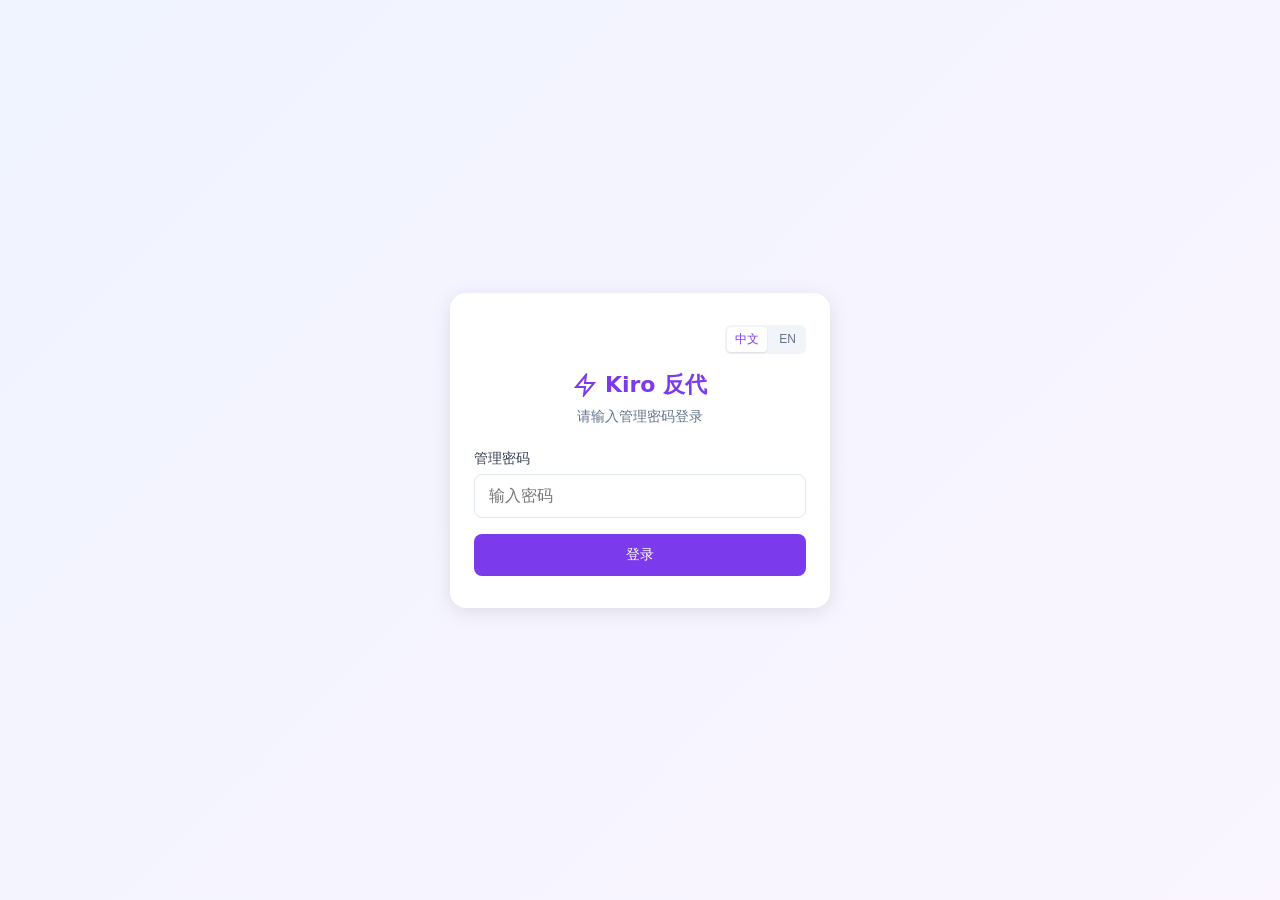
<file: web/index-legacy.html>
<!DOCTYPE html>
<html lang="zh">

<head>
    <meta charset="UTF-8">
    <meta name="viewport" content="width=device-width, initial-scale=1.0, maximum-scale=1.0, user-scalable=no">
    <title>Kiro 反代</title>
    <style>
        * {
            box-sizing: border-box;
            margin: 0;
            padding: 0;
        }

        body {
            font-family: system-ui, -apple-system, sans-serif;
            background: #f8fafc;
            color: #1e293b;
            min-height: 100vh;
            -webkit-tap-highlight-color: transparent;
        }

        .container {
            max-width: 1100px;
            margin: 0 auto;
            padding: 16px;
        }

        .login-wrapper {
            min-height: 100vh;
            display: flex;
            align-items: center;
            justify-content: center;
            background: linear-gradient(135deg, #f0f4ff 0%, #faf5ff 100%);
            padding: 16px;
        }

        .login-box {
            background: #fff;
            padding: 32px 24px;
            border-radius: 16px;
            box-shadow: 0 4px 20px rgba(0, 0, 0, 0.1);
            width: 100%;
            max-width: 380px;
        }

        .login-box h1 {
            text-align: center;
            color: #7c3aed;
            margin-bottom: 8px;
            font-size: 22px;
            justify-content: center;
        }

        .login-box p {
            text-align: center;
            color: #64748b;
            margin-bottom: 24px;
            font-size: 14px;
        }

        .form-group {
            margin-bottom: 16px;
        }

        label {
            display: block;
            margin-bottom: 6px;
            color: #374151;
            font-size: 14px;
            font-weight: 500;
        }

        input[type="text"],
        input[type="password"],
        input[type="number"],
        select,
        textarea {
            width: 100%;
            padding: 12px 14px;
            border: 1px solid #e2e8f0;
            border-radius: 8px;
            font-size: 16px;
            background: #fff;
            color: #1e293b;
            -webkit-appearance: none;
        }

        input:focus,
        textarea:focus {
            outline: none;
            border-color: #7c3aed;
            box-shadow: 0 0 0 3px rgba(124, 58, 237, 0.1);
        }

        textarea {
            resize: vertical;
            min-height: 100px;
            font-family: monospace;
            font-size: 14px;
        }

        .btn {
            padding: 12px 18px;
            border: none;
            border-radius: 8px;
            cursor: pointer;
            font-size: 14px;
            font-weight: 500;
            transition: all 0.2s;
            touch-action: manipulation;
        }

        .btn-primary {
            background: #7c3aed;
            color: white;
        }

        .btn-primary:hover,
        .btn-primary:active {
            background: #6d28d9;
        }

        .btn-danger {
            background: #ef4444;
            color: white;
        }

        .btn-secondary {
            background: #f1f5f9;
            color: #374151;
        }

        .btn-success {
            background: #10B981;
            color: white;
        }

        .btn-sm {
            padding: 8px 12px;
            font-size: 13px;
        }

        .card {
            background: #fff;
            border-radius: 12px;
            padding: 16px;
            margin-bottom: 16px;
            box-shadow: 0 1px 3px rgba(0, 0, 0, 0.1);
        }

        .card-header {
            display: flex;
            justify-content: space-between;
            align-items: center;
            margin-bottom: 16px;
            padding-bottom: 12px;
            border-bottom: 1px solid #e2e8f0;
            flex-wrap: wrap;
            gap: 12px;
        }

        .card-title {
            font-size: 16px;
            font-weight: 600;
        }

        .card-actions {
            display: flex;
            gap: 8px;
            flex-wrap: wrap;
        }

        .stats-grid {
            display: grid;
            grid-template-columns: repeat(3, 1fr);
            gap: 10px;
            margin-bottom: 20px;
        }

        .stat-card {
            background: #fff;
            border-radius: 10px;
            padding: 12px 8px;
            text-align: center;
            box-shadow: 0 1px 3px rgba(0, 0, 0, 0.1);
        }

        .stat-value {
            font-size: 20px;
            font-weight: 700;
            color: #7c3aed;
        }

        .stat-label {
            font-size: 11px;
            color: #64748b;
            margin-top: 2px;
        }

        .badge {
            display: inline-block;
            padding: 3px 8px;
            border-radius: 4px;
            font-size: 11px;
            font-weight: 500;
            white-space: nowrap;
        }

        .badge-success {
            background: #dcfce7;
            color: #16a34a;
        }

        .badge-warning {
            background: #fef3c7;
            color: #d97706;
        }

        .badge-error {
            background: #fee2e2;
            color: #dc2626;
        }

        .badge-info {
            background: #ede9fe;
            color: #7c3aed;
        }

        .badge-pro {
            background: #3b82f6;
            color: white;
        }

        .badge-proplus {
            background: #8b5cf6;
            color: white;
        }

        .badge-power {
            background: #f59e0b;
            color: white;
        }

        .badge-free {
            background: #6b7280;
            color: white;
        }

        .badge-trial {
            background: #10b981;
            color: white;
        }

        .badge-banned {
            background: #dc2626;
            color: white;
        }

        .badge-suspended {
            background: #f59e0b;
            color: white;
        }

        .modal {
            display: none;
            position: fixed;
            top: 0;
            left: 0;
            width: 100%;
            height: 100%;
            background: rgba(0, 0, 0, 0.5);
            z-index: 1000;
            padding: 16px;
            overflow-y: auto;
        }

        .modal.active {
            display: flex;
            align-items: flex-start;
            justify-content: center;
            padding-top: 5vh;
        }

        .modal-content {
            background: #fff;
            border-radius: 12px;
            padding: 20px;
            width: 100%;
            max-width: 600px;
            margin-bottom: 20px;
        }

        .modal-header {
            display: flex;
            justify-content: space-between;
            align-items: center;
            margin-bottom: 20px;
        }

        .modal-title {
            font-size: 18px;
            font-weight: 600;
        }

        .modal-close {
            background: none;
            border: none;
            font-size: 28px;
            cursor: pointer;
            color: #64748b;
            padding: 0 8px;
        }

        .modal-footer {
            margin-top: 20px;
            display: flex;
            gap: 10px;
            justify-content: flex-end;
        }

        .switch {
            position: relative;
            display: inline-block;
            width: 44px;
            height: 24px;
            flex-shrink: 0;
        }

        .switch input {
            opacity: 0;
            width: 0;
            height: 0;
            position: absolute;
        }

        .slider {
            position: absolute;
            cursor: pointer;
            top: 0;
            left: 0;
            right: 0;
            bottom: 0;
            background: #cbd5e1;
            border-radius: 24px;
            transition: 0.3s;
        }

        .slider:before {
            position: absolute;
            content: "";
            height: 18px;
            width: 18px;
            left: 3px;
            bottom: 3px;
            background: white;
            border-radius: 50%;
            transition: 0.3s;
        }

        input:checked+.slider {
            background: #7c3aed;
        }

        input:checked+.slider:before {
            transform: translateX(20px);
        }

        .tabs {
            display: flex;
            gap: 4px;
            margin-bottom: 16px;
            background: #f1f5f9;
            padding: 4px;
            border-radius: 10px;
            overflow-x: auto;
            -webkit-overflow-scrolling: touch;
        }

        .tab {
            padding: 10px 16px;
            border-radius: 8px;
            cursor: pointer;
            color: #64748b;
            font-weight: 500;
            font-size: 14px;
            white-space: nowrap;
            flex-shrink: 0;
        }

        .tab:hover {
            color: #374151;
        }

        .tab.active {
            background: #fff;
            color: #7c3aed;
            box-shadow: 0 1px 3px rgba(0, 0, 0, 0.1);
        }

        .hidden {
            display: none !important;
        }

        .message {
            padding: 12px 16px;
            border-radius: 8px;
            margin-bottom: 12px;
            font-size: 14px;
        }

        .message-error {
            background: #fee2e2;
            color: #dc2626;
        }

        .endpoint {
            background: #f8fafc;
            padding: 12px;
            border-radius: 8px;
            font-family: monospace;
            font-size: 12px;
            margin-bottom: 10px;
            display: flex;
            justify-content: space-between;
            align-items: center;
            gap: 10px;
            word-break: break-all;
        }

        .endpoint span {
            flex: 1;
        }

        .header {
            display: flex;
            align-items: center;
            justify-content: space-between;
            margin-bottom: 16px;
            gap: 12px;
        }

        .header h1 {
            font-size: 18px;
            color: #7c3aed;
        }

        .account-card {
            background: #fff;
            border-radius: 12px;
            padding: 14px;
            margin-bottom: 12px;
            box-shadow: 0 1px 3px rgba(0, 0, 0, 0.1);
            border-left: 4px solid #7c3aed;
        }

        .account-header {
            display: flex;
            justify-content: space-between;
            align-items: flex-start;
            margin-bottom: 10px;
            gap: 10px;
        }

        .account-info {
            flex: 1;
            min-width: 0;
        }

        .account-email {
            font-weight: 600;
            font-size: 14px;
            color: #1e293b;
            word-break: break-all;
        }

        .account-meta {
            display: flex;
            gap: 6px;
            flex-wrap: wrap;
            margin-top: 6px;
        }

        .account-usage {
            margin: 10px 0;
        }

        .usage-bar {
            height: 6px;
            background: #e2e8f0;
            border-radius: 3px;
            overflow: hidden;
        }

        .usage-fill {
            height: 100%;
            background: #7c3aed;
            border-radius: 3px;
            transition: width 0.3s;
        }

        .usage-fill.high {
            background: #f59e0b;
        }

        .usage-fill.critical {
            background: #ef4444;
        }

        .usage-text {
            display: flex;
            justify-content: space-between;
            font-size: 11px;
            color: #64748b;
            margin-top: 4px;
        }

        .usage-label {
            font-size: 12px;
            color: #64748b;
            margin-bottom: 4px;
            font-weight: 500;
        }

        .account-usage+.account-usage {
            margin-top: 8px;
        }

        .badge-trial {
            background: #10b981;
            color: white;
        }

        .account-stats {
            display: grid;
            grid-template-columns: repeat(5, 1fr);
            gap: 6px;
            margin-top: 10px;
            padding-top: 10px;
            border-top: 1px solid #e2e8f0;
        }

        .account-stat {
            text-align: center;
        }

        .account-stat-value {
            font-weight: 600;
            font-size: 13px;
        }

        .account-stat-label {
            font-size: 10px;
            color: #64748b;
        }

        .account-actions {
            display: flex;
            gap: 6px;
            flex-shrink: 0;
            flex-wrap: wrap;
        }

        .detail-section {
            margin-bottom: 20px;
        }

        .detail-section h4 {
            font-size: 13px;
            color: #64748b;
            margin-bottom: 10px;
            text-transform: uppercase;
            letter-spacing: 0.5px;
        }

        .detail-grid {
            display: grid;
            grid-template-columns: 1fr;
            gap: 10px;
        }

        .detail-item {
            background: #f8fafc;
            padding: 10px 12px;
            border-radius: 8px;
        }

        .detail-label {
            font-size: 11px;
            color: #64748b;
            margin-bottom: 2px;
        }

        .detail-value {
            font-size: 13px;
            font-weight: 500;
            word-break: break-all;
        }

        .model-list {
            display: grid;
            gap: 8px;
            max-height: 250px;
            overflow-y: auto;
        }

        .model-item {
            background: #f8fafc;
            padding: 14px 16px;
            border-radius: 8px;
            margin-bottom: 10px;
            transition: background 0.2s ease;
        }

        .model-item:last-child {
            margin-bottom: 0;
        }

        .model-item:hover {
            background: #f1f5f9;
        }

        .model-name {
            font-weight: 600;
            font-size: 14px;
            color: #0f172a;
            line-height: 1.4;
        }

        .model-credit {
            font-size: 13px;
            margin-top: 4px;
        }

        .credit-ratio {
            color: #7c3aed;
            font-weight: 600;
        }

        .model-info {
            font-size: 12px;
            color: #64748b;
            margin-top: 6px;
            line-height: 1.5;
        }

        .btn-icon {
            display: inline-flex;
            align-items: center;
            justify-content: center;
            width: 36px;
            height: 36px;
            padding: 0;
        }

        .btn-icon svg {
            width: 18px;
            height: 18px;
        }

        .loading {
            opacity: 0.6;
            pointer-events: none;
        }

        .logo {
            display: flex;
            align-items: center;
            gap: 8px;
        }

        .logo svg {
            width: 24px;
            height: 24px;
            color: #7c3aed;
        }

        .machine-id-row {
            display: flex;
            gap: 8px;
            align-items: stretch;
            flex-wrap: wrap;
        }

        .machine-id-row input {
            flex: 1;
            min-width: 200px;
            font-family: monospace;
            font-size: 11px;
        }

        .machine-id-row .btn {
            flex-shrink: 0;
        }

        .lang-switch {
            display: flex;
            gap: 4px;
            background: #f1f5f9;
            padding: 2px;
            border-radius: 6px;
        }

        .lang-btn {
            padding: 4px 8px;
            border: none;
            background: transparent;
            cursor: pointer;
            font-size: 12px;
            border-radius: 4px;
            color: #64748b;
        }

        .lang-btn.active {
            background: #fff;
            color: #7c3aed;
            box-shadow: 0 1px 2px rgba(0, 0, 0, 0.1);
        }

        .header-right {
            display: flex;
            align-items: center;
            gap: 10px;
        }

        @media (max-width: 640px) {
            .container {
                padding: 12px;
            }

            .stats-grid {
                grid-template-columns: repeat(3, 1fr);
                gap: 8px;
            }

            .stat-card {
                padding: 10px 6px;
            }

            .stat-value {
                font-size: 18px;
            }

            .stat-label {
                font-size: 10px;
            }

            .card {
                padding: 14px;
            }

            .card-header {
                flex-direction: column;
                align-items: flex-start;
            }

            .card-actions {
                width: 100%;
            }

            .card-actions .btn {
                flex: 1;
                text-align: center;
            }

            .account-header {
                flex-direction: column;
            }

            .account-actions {
                width: 100%;
                justify-content: flex-start;
            }

            .account-actions .btn {
                padding: 8px 10px;
                font-size: 12px;
            }

            .account-stats {
                grid-template-columns: repeat(2, 1fr);
            }

            .detail-grid {
                grid-template-columns: 1fr;
            }

            .tabs {
                gap: 2px;
            }

            .tab {
                padding: 10px 12px;
                font-size: 13px;
            }

            .modal-content {
                padding: 16px;
            }

            .endpoint {
                flex-direction: column;
                align-items: stretch;
            }

            .endpoint .btn {
                width: 100%;
            }

            .machine-id-row {
                flex-direction: column;
            }

            .machine-id-row input {
                min-width: 100%;
            }

            .machine-id-row .btn {
                width: 100%;
            }
        }

        @media (min-width: 641px) {
            .detail-grid {
                grid-template-columns: repeat(2, 1fr);
            }
        }

        /* 隐私模式开关样式 */
        .privacy-toggle {
            white-space: nowrap;
        }

        @media (max-width: 640px) {
            .privacy-toggle {
                order: -1;
                width: 100%;
                justify-content: space-between;
                padding: 8px 0;
                border-bottom: 1px solid #e2e8f0;
                margin-bottom: 8px;
            }

            .privacy-toggle span {
                font-size: 14px;
            }
        }
    </style>
</head>

<body>
    <div id="loginPage" class="login-wrapper">
        <div class="login-box">
            <div style="display:flex;justify-content:flex-end;margin-bottom:16px">
                <div class="lang-switch">
                    <button class="lang-btn" data-lang="zh" onclick="setLang('zh')">中文</button>
                    <button class="lang-btn" data-lang="en" onclick="setLang('en')">EN</button>
                </div>
            </div>
            <h1 class="logo"><svg viewBox="0 0 24 24" fill="none" stroke="currentColor" stroke-width="2">
                    <path d="M13 2L3 14h9l-1 8 10-12h-9l1-8z" />
                </svg>Kiro 反代</h1>
            <p data-i18n="login.subtitle"></p>
            <div class="form-group">
                <label data-i18n="login.password"></label>
                <input type="password" id="pwdField" data-i18n-placeholder="login.passwordPlaceholder"
                    autocomplete="off">
            </div>
            <button type="button" class="btn btn-primary" style="width:100%" onclick="login()"
                data-i18n="login.submit"></button>
            <div id="loginError" class="message message-error hidden" style="margin-top:12px"></div>
        </div>
    </div>
    <div id="mainPage" class="container hidden">
        <div class="header">
            <h1 class="logo"><svg viewBox="0 0 24 24" fill="none" stroke="currentColor" stroke-width="2">
                    <path d="M13 2L3 14h9l-1 8 10-12h-9l1-8z" />
                </svg>Kiro 反代</h1>
            <div class="header-right">
                <div class="lang-switch">
                    <button class="lang-btn" data-lang="zh" onclick="setLang('zh')">中文</button>
                    <button class="lang-btn" data-lang="en" onclick="setLang('en')">EN</button>
                </div>
                <span class="badge badge-success" id="statusBadge" data-i18n="status.running"></span>
                <span class="badge badge-info" id="versionBadge" style="cursor:pointer" onclick="checkUpdate(true)"></span>
                <button class="btn btn-sm btn-danger" onclick="logout()" data-i18n="common.logout" style="padding:4px 12px;font-size:12px"></button>
            </div>
        </div>
        <div class="stats-grid">
            <div class="stat-card">
                <div class="stat-value" id="statAccounts">0</div>
                <div class="stat-label" data-i18n="stats.accounts"></div>
            </div>
            <div class="stat-card">
                <div class="stat-value" id="statRequests">0</div>
                <div class="stat-label" data-i18n="stats.requests"></div>
            </div>
            <div class="stat-card">
                <div class="stat-value" id="statSuccess">0</div>
                <div class="stat-label" data-i18n="stats.success"></div>
            </div>
            <div class="stat-card">
                <div class="stat-value" id="statFailed">0</div>
                <div class="stat-label" data-i18n="stats.failed"></div>
            </div>
            <div class="stat-card">
                <div class="stat-value" id="statTokens">0</div>
                <div class="stat-label">Tokens</div>
            </div>
            <div class="stat-card">
                <div class="stat-value" id="statCredits">0</div>
                <div class="stat-label">Credits</div>
            </div>
        </div>
        <div class="tabs">
            <div class="tab active" data-tab="accounts" data-i18n="tabs.accounts"></div>
            <div class="tab" data-tab="settings" data-i18n="tabs.settings"></div>
            <div class="tab" data-tab="api" data-i18n="tabs.api"></div>
        </div>
        <div id="tabAccounts" class="tab-content">
            <div class="card">
                <div class="card-header">
                    <span class="card-title" data-i18n="accounts.title"></span>
                    <div class="card-actions">
                        <div class="privacy-toggle" style="display:flex;align-items:center;gap:8px;cursor:pointer;user-select:none">
                            <span style="font-size:13px;color:#374151;font-weight:500" data-i18n="privacy.label"></span>
                            <label class="switch" style="margin:0">
                                <input type="checkbox" id="privacyModeToggle" checked onchange="togglePrivacyMode()">
                                <span class="slider"></span>
                            </label>
                        </div>
                        <button class="btn btn-secondary btn-sm" onclick="showExportModal()" data-i18n="accounts.export"></button>
                        <button class="btn btn-secondary btn-sm" onclick="refreshAllModels()" data-i18n="models.refreshAll"></button>
                        <button class="btn btn-primary btn-sm" onclick="showModal('add')" data-i18n="accounts.add"></button>
                    </div>
                </div>
                <div id="accountsToolbar" style="display:flex;gap:8px;align-items:center;padding:0 20px 12px">
                    <label style="display:flex;align-items:center;gap:4px;cursor:pointer;user-select:none;flex-shrink:0"><input type="checkbox" id="selectAllCheckbox" onchange="toggleSelectAll(this.checked)" style="width:15px;height:15px;cursor:pointer"> <span style="font-size:13px;color:#374151" data-i18n="batch.selectAll"></span></label>
                    <div style="height:16px;width:1px;background:#e2e8f0;flex-shrink:0"></div>
                    <div id="batchBar" style="display:none;align-items:center;gap:6px;flex-shrink:0">
                        <span id="batchCount" style="font-size:12px;color:#7c3aed;font-weight:600;white-space:nowrap"></span>
                        <button class="btn btn-sm btn-primary" onclick="batchAction('enable')" style="padding:3px 10px;font-size:12px" data-i18n="batch.enable"></button>
                        <button class="btn btn-sm btn-secondary" onclick="batchAction('disable')" style="padding:3px 10px;font-size:12px" data-i18n="batch.disable"></button>
                        <button class="btn btn-sm btn-secondary" onclick="batchAction('refresh')" style="padding:3px 10px;font-size:12px" data-i18n="batch.refresh"></button>
                        <button class="btn btn-sm btn-secondary" onclick="batchRefreshModels()" style="padding:3px 10px;font-size:12px" data-i18n="batch.refreshModels"></button>
                        <div style="height:16px;width:1px;background:#e2e8f0;flex-shrink:0"></div>
                    </div>
                    <div style="display:flex;gap:6px;align-items:center;margin-left:auto;flex-shrink:0">
                        <input type="text" id="filterSearch" oninput="onFilterChange()" style="width:260px;padding:8px 12px;border:1px solid #e2e8f0;border-radius:6px;font-size:14px;outline:none" data-i18n-placeholder="filter.search">
                        <select id="filterStatusSelect" onchange="onFilterChange()" style="padding:4px 6px;border:1px solid #e2e8f0;border-radius:6px;font-size:12px;background:#fff;cursor:pointer">
                            <option value="all" data-i18n="filter.all"></option>
                            <option value="enabled" data-i18n="filter.enabled"></option>
                            <option value="disabled" data-i18n="filter.disabled"></option>
                            <option value="banned" data-i18n="filter.banned"></option>
                        </select>
                    </div>
                </div>
                <div id="accountsList"></div>
            </div>
        </div>
        <div id="tabSettings" class="tab-content hidden">
            <div class="card">
                <div class="card-header"><span class="card-title" data-i18n="settings.apiSettings"></span></div>
                <div class="form-group">
                    <label style="display:flex;align-items:center;gap:10px">
                        <label class="switch"><input type="checkbox" id="requireApiKey"><span
                                class="slider"></span></label>
                        <span data-i18n="settings.enableApiKey"></span>
                    </label>
                </div>
                <div class="form-group"><label>API Key</label><div style="display:flex;gap:8px;align-items:stretch"><input type="text" id="apiKeyInput" style="flex:1"
                        data-i18n-placeholder="settings.apiKeyPlaceholder"><button class="btn btn-sm btn-secondary" onclick="generateApiKey()" data-i18n="settings.generateApiKey"></button></div></div>
                <button class="btn btn-primary" onclick="saveSettings()" data-i18n="common.save"></button>
            </div>
            <div class="card">
                <div class="card-header"><span class="card-title" data-i18n="settings.usageSettings"></span></div>
                <div class="form-group">
                    <label style="display:flex;align-items:center;gap:10px">
                        <label class="switch"><input type="checkbox" id="allowOverUsage"><span
                                class="slider"></span></label>
                        <span data-i18n="settings.allowOverUsage"></span>
                    </label>
                    <small style="color:#64748b;font-size:12px;margin-top:4px;display:block"
                        data-i18n="settings.allowOverUsageHint"></small>
                </div>
                <button class="btn btn-primary" onclick="saveOverUsageConfig()" data-i18n="common.save"></button>
            </div>
            <div class="card">
                <div class="card-header"><span class="card-title" data-i18n="settings.thinkingSettings"></span></div>
                <div class="form-group">
                    <label data-i18n="settings.thinkingSuffix"></label>
                    <input type="text" id="thinkingSuffix" placeholder="-thinking">
                    <small style="color:#64748b;font-size:12px;margin-top:4px;display:block"
                        data-i18n="settings.thinkingSuffixHint"></small>
                </div>
                <div class="form-group">
                    <label data-i18n="settings.openaiFormat"></label>
                    <select id="openaiThinkingFormat">
                        <option value="reasoning_content">reasoning_content (DeepSeek)</option>
                        <option value="thinking">&lt;thinking&gt; (Claude)</option>
                        <option value="think">&lt;think&gt; (OpenAI)</option>
                    </select>
                </div>
                <div class="form-group">
                    <label data-i18n="settings.claudeFormat"></label>
                    <select id="claudeThinkingFormat">
                        <option value="thinking">&lt;thinking&gt; (Claude)</option>
                        <option value="think">&lt;think&gt; (OpenAI)</option>
                        <option value="reasoning_content" data-i18n="settings.noTag"></option>
                    </select>
                </div>
                <button class="btn btn-primary" onclick="saveThinkingConfig()"
                    data-i18n="settings.saveThinking"></button>
            </div>
            <div class="card">
                <div class="card-header"><span class="card-title" data-i18n="settings.endpointSettings"></span></div>
                <div class="form-group">
                    <label data-i18n="settings.preferredEndpoint"></label>
                    <select id="preferredEndpoint">
                        <option value="auto" data-i18n="settings.endpointAuto"></option>
                        <option value="kiro">Kiro IDE</option>
                        <option value="codewhisperer">CodeWhisperer</option>
                        <option value="amazonq">AmazonQ</option>
                    </select>
                    <small style="color:#64748b;font-size:12px;margin-top:4px;display:block"
                        data-i18n="settings.endpointHint"></small>
                </div>
                <div class="form-group">
                    <label style="display:flex;align-items:center;gap:8px;cursor:pointer">
                        <input type="checkbox" id="endpointFallback" checked>
                        <span data-i18n="settings.endpointFallback"></span>
                    </label>
                    <small style="color:#64748b;font-size:12px;margin-top:4px;display:block"
                        data-i18n="settings.endpointFallbackHint"></small>
                </div>
                <button class="btn btn-primary" onclick="saveEndpointConfig()"
                    data-i18n="settings.saveEndpoint"></button>
            </div>
            <div class="card">
                <div class="card-header"><span class="card-title" data-i18n="settings.adminPassword"></span></div>
                <div class="form-group"><label data-i18n="settings.newPassword"></label><input type="password"
                        id="newPassword" data-i18n-placeholder="settings.newPasswordPlaceholder"></div>
                <button class="btn btn-primary" onclick="changePassword()" data-i18n="settings.changePassword"></button>
            </div>
            <div class="card">
                <div class="card-header"><span class="card-title" data-i18n="settings.proxySettings"></span></div>
                <div class="form-group">
                    <label data-i18n="settings.proxyType"></label>
                    <select id="proxyType" onchange="onProxyTypeChange()">
                        <option value="none" data-i18n="settings.proxyNone"></option>
                        <option value="socks5">SOCKS5</option>
                        <option value="http">HTTP</option>
                    </select>
                </div>
                <div id="proxyFields" style="display:none">
                    <div class="form-group">
                        <label data-i18n="settings.proxyHost"></label>
                        <div style="display:flex;gap:8px;align-items:stretch">
                            <input type="text" id="proxyHost" style="flex:1" placeholder="127.0.0.1">
                            <input type="number" id="proxyPort" style="width:90px" placeholder="1080" min="1" max="65535">
                        </div>
                    </div>
                    <div class="form-group">
                        <label data-i18n="settings.proxyAuth"></label>
                        <div style="display:flex;gap:8px">
                            <input type="text" id="proxyUsername" style="flex:1" data-i18n-placeholder="settings.proxyUsername" autocomplete="off">
                            <input type="password" id="proxyPassword" style="flex:1" data-i18n-placeholder="settings.proxyPassword" autocomplete="new-password">
                        </div>
                    </div>
                </div>
                <button class="btn btn-primary" onclick="saveProxyConfig()" data-i18n="settings.saveProxy"></button>
            </div>
            <div class="card">
                <div class="card-header"><span class="card-title" data-i18n="settings.promptFilter"></span></div>
                <div class="form-group">
                    <label style="font-weight:600;margin-bottom:12px;display:block" data-i18n="settings.builtinFilters"></label>
                    <div style="display:flex;flex-direction:column;gap:12px">
                        <div>
                            <label style="display:flex;align-items:center;gap:10px">
                                <label class="switch"><input type="checkbox" id="filterClaudeCode"><span class="slider"></span></label>
                                <span data-i18n="settings.filterClaudeCode"></span>
                            </label>
                            <small style="color:#64748b;font-size:12px;margin-top:4px;display:block;margin-left:54px" data-i18n="settings.filterClaudeCodeHint"></small>
                        </div>
                        <div>
                            <label style="display:flex;align-items:center;gap:10px">
                                <label class="switch"><input type="checkbox" id="filterEnvNoise"><span class="slider"></span></label>
                                <span data-i18n="settings.filterEnvNoise"></span>
                            </label>
                            <small style="color:#64748b;font-size:12px;margin-top:4px;display:block;margin-left:54px" data-i18n="settings.filterEnvNoiseHint"></small>
                        </div>
                        <div>
                            <label style="display:flex;align-items:center;gap:10px">
                                <label class="switch"><input type="checkbox" id="filterStripBoundaries"><span class="slider"></span></label>
                                <span data-i18n="settings.filterStripBoundaries"></span>
                            </label>
                            <small style="color:#64748b;font-size:12px;margin-top:4px;display:block;margin-left:54px" data-i18n="settings.filterStripBoundariesHint"></small>
                        </div>
                    </div>
                </div>
                <div class="form-group" style="margin-top:16px">
                    <label style="font-weight:600;margin-bottom:8px;display:block" data-i18n="settings.customRules"></label>
                    <div id="promptFilterRules" style="margin-bottom:8px"></div>
                    <div style="display:flex;gap:8px;flex-wrap:wrap">
                        <button class="btn btn-sm btn-secondary" onclick="addPromptRule('regex')" data-i18n="promptFilter.addRegex"></button>
                        <button class="btn btn-sm btn-secondary" onclick="addPromptRule('lines-containing')" data-i18n="promptFilter.addContains"></button>
                    </div>
                </div>
                <button class="btn btn-primary" onclick="savePromptFilter()" data-i18n="settings.savePromptFilter"></button>
            </div>
            <div class="card">
                <div class="card-header"><span class="card-title" data-i18n="settings.statistics"></span></div>
                <button class="btn btn-danger" onclick="resetStats()" data-i18n="settings.resetStats"></button>
            </div>
        </div>
        <div id="tabApi" class="tab-content hidden">
            <div class="card">
                <div class="card-header"><span class="card-title" data-i18n="api.endpoints"></span></div>
                <p style="margin-bottom:10px;font-weight:500;font-size:14px">Claude API</p>
                <div class="endpoint"><span id="claudeEndpoint"></span><button class="btn btn-sm btn-secondary"
                        onclick="copy('claudeEndpoint')" data-i18n="common.copy"></button></div>
                <p style="margin:14px 0 10px;font-weight:500;font-size:14px">OpenAI API</p>
                <div class="endpoint"><span id="openaiEndpoint"></span><button class="btn btn-sm btn-secondary"
                        onclick="copy('openaiEndpoint')" data-i18n="common.copy"></button></div>
                <p style="margin:14px 0 10px;font-weight:500;font-size:14px" data-i18n="api.modelList"></p>
                <div class="endpoint"><span id="modelsEndpoint"></span><button class="btn btn-sm btn-secondary"
                        onclick="copy('modelsEndpoint')" data-i18n="common.copy"></button></div>
                <p style="margin:14px 0 10px;font-weight:500;font-size:14px" data-i18n="api.stats"></p>
                <div class="endpoint"><span id="statsEndpoint"></span><button class="btn btn-sm btn-secondary"
                        onclick="copy('statsEndpoint')" data-i18n="common.copy"></button></div>
                <p style="font-size:12px;color:#64748b;margin-top:4px" data-i18n="api.statsHint"></p>
            </div>
        </div>
    </div>
    <div id="addModal" class="modal">
        <div class="modal-content">
            <div class="modal-header"><span class="modal-title" id="modalTitle"></span><button class="modal-close"
                    onclick="closeModal()">&times;</button></div>
            <div id="modalBody"></div>
        </div>
    </div>
    <div id="detailModal" class="modal">
        <div class="modal-content">
            <div class="modal-header"><span class="modal-title" data-i18n="detail.title"></span><button
                    class="modal-close" onclick="closeDetailModal()">&times;</button></div>
            <div id="detailBody"></div>
        </div>
    </div>
    <div id="exportModal" class="modal">
        <div class="modal-content">
            <div class="modal-header"><span class="modal-title" data-i18n="export.title"></span><button
                    class="modal-close" onclick="closeExportModal()">&times;</button></div>
            <div id="exportBody"></div>
        </div>
    </div>
    <div id="updateModal" class="modal">
        <div class="modal-content">
            <div class="modal-header"><span class="modal-title" data-i18n="update.title"></span><button
                    class="modal-close" onclick="closeUpdateModal()">&times;</button></div>
            <div id="updateBody"></div>
        </div>
    </div>
    <script>
        const i18n = {
            zh: {
                'login.subtitle': '请输入管理密码登录',
                'login.password': '管理密码',
                'login.passwordPlaceholder': '输入密码',
                'login.submit': '登录',
                'login.error': '密码错误',
                'login.connectError': '连接失败',
                'status.running': '运行中',
                'stats.accounts': '账号',
                'stats.requests': '请求',
                'stats.success': '成功',
                'stats.failed': '失败',
                'tabs.accounts': '账号',
                'tabs.settings': '设置',
                'tabs.api': 'API',
                'accounts.title': '账号列表',
                'accounts.add': '添加账号',
                'accounts.empty': '暂无账号',
                'accounts.refresh': '刷新',
                'accounts.detail': '详情',
                'accounts.enable': '启用',
                'accounts.disable': '禁用',
                'accounts.delete': '删除',
                'accounts.requests': '请求',
                'accounts.tokens': 'Tokens',
                'accounts.credits': 'Credits',
                'accounts.expiry': '到期',
                'accounts.noToken': '无Token',
                'accounts.expired': '已过期',
                'accounts.disabled': '已禁用',
                'accounts.normal': '正常',
                'accounts.enabled': '已启用',
                'accounts.banned': '已封禁',
                'accounts.suspended': '已暂停',
                'accounts.refreshFailed': '刷新失败',
                'accounts.confirmDelete': '确定删除？',
                'accounts.mainQuota': '主配额',
                'accounts.trialQuota': '试用配额',
                'accounts.trial': '试用中',
                'accounts.trialExpired': '已过期',
                'accounts.trialToday': '今天到期',
                'accounts.copyJSON': '复制 JSON',
                'accounts.copyJSONSuccess': 'JSON 已复制到剪贴板',
                'accounts.trialDays': '天后到期',
                'accounts.overage': '超额调用',
                'time.expired': '已过期',
                'time.minutes': '分钟',
                'time.hours': '小时',
                'time.days': '天',
                'settings.apiSettings': 'API 设置',
                'settings.enableApiKey': '启用 API Key 验证',
                'settings.apiKeyPlaceholder': '留空则不验证',
                'settings.generateApiKey': '随机生成',
                'settings.usageSettings': '用量控制',
                'settings.allowOverUsage': '允许超额使用',
                'settings.allowOverUsageHint': '开启后，即使账号额度用尽也会继续使用该账号处理请求，不再因余额不足而报错',
                'settings.overUsageSaved': '超额使用设置已保存',
                'settings.thinkingSettings': 'Thinking 模式设置',
                'settings.thinkingSuffix': '触发后缀',
                'settings.thinkingSuffixHint': '模型名称加此后缀即启用思考模式，如 claude-sonnet-4.5-thinking',
                'settings.openaiFormat': 'OpenAI API 输出格式',
                'settings.claudeFormat': 'Claude API 输出格式',
                'settings.noTag': '直接输出 (无标签)',
                'settings.saveThinking': '保存 Thinking 设置',
                'settings.thinkingSaved': 'Thinking 设置已保存',
                'settings.endpointSettings': 'Kiro 端点设置',
                'settings.preferredEndpoint': '首选端点',
                'settings.endpointAuto': '自动选择',
                'settings.endpointHint': '选择首选端点，自动选择模式下会根据可用性自动选择端点',
                'settings.endpointFallback': '端点不可用时自动切换',
                'settings.endpointFallbackHint': '关闭后，仅使用选定的端点，不会自动切换到其他端点',
                'settings.saveEndpoint': '保存端点设置',
                'settings.endpointSaved': '端点设置已保存',
                'settings.adminPassword': '管理密码',
                'settings.newPassword': '新密码',
                'settings.newPasswordPlaceholder': '输入新密码',
                'settings.changePassword': '修改密码',
                'settings.passwordRequired': '请输入新密码',
                'settings.passwordChanged': '密码已修改',
                'settings.statistics': '统计',
                'settings.resetStats': '重置统计',
                'settings.confirmReset': '确定重置统计？',
                'settings.proxySettings': '出站代理设置',
                'settings.proxyType': '代理类型',
                'settings.proxyNone': '直连（不使用代理）',
                'settings.proxyHost': '地址 / 端口',
                'settings.proxyAuth': '认证（可选）',
                'settings.proxyUsername': '用户名',
                'settings.proxyPassword': '密码',
                'settings.proxyHostRequired': '请填写代理地址和端口',
                'settings.saveProxy': '保存代理设置',
                'settings.proxySaved': '代理设置已保存',
                'settings.promptFilter': 'System Prompt 过滤',
                'settings.builtinFilters': '内置过滤器',
                'settings.filterClaudeCode': '替换 Claude Code CLI 系统提示',
                'settings.filterClaudeCodeHint': '检测到 Claude Code 内置系统提示时，替换为精简的后端提示词，避免泄露大量 CLI 指令到请求体。',
                'settings.filterEnvNoise': '过滤环境噪音行',
                'settings.filterEnvNoiseHint': '移除系统提示中注入的环境变量、Git 状态、最近提交等噪音内容。',
                'settings.filterStripBoundaries': '移除边界标记',
                'settings.filterStripBoundariesHint': '移除 --- SYSTEM PROMPT --- / --- END SYSTEM PROMPT --- 等边界标记行。',
                'settings.savePromptFilter': '保存过滤设置',
                'settings.promptFilterSaved': '过滤设置已保存',
                'settings.customRules': '自定义过滤规则',
                'api.endpoints': 'API 端点',
                'api.modelList': '模型列表',
                'api.stats': '统计数据',
                'api.statsHint': '需要在请求头中携带 API Key 鉴权（Authorization: Bearer sk-xxx），未启用 API Key 验证时无需鉴权',
                'detail.title': '账号详情',
                'detail.basicInfo': '基本信息',
                'detail.email': '邮箱',
                'detail.userId': '用户ID',
                'detail.authMethod': '认证方式',
                'detail.region': 'Region',
                'detail.machineId': '机器码',
                'detail.generate': '生成',
                'detail.subscription': '订阅信息',
                'detail.subscriptionType': '订阅类型',
                'detail.tokenExpiry': 'Token到期',
                'detail.usage': '用量',
                'detail.mainQuota': '主配额',
                'detail.trialQuota': '试用配额',
                'detail.trialStatus': '试用状态',
                'detail.trialExpiry': '试用到期',
                'detail.resetDate': '重置日期',
                'detail.statistics': '统计',
                'detail.requestCount': '请求数',
                'detail.errorCount': '错误数',
                'detail.totalTokens': '总Tokens',
                'detail.totalCredits': '总Credits',
                'detail.models': '可用模型',
                'detail.loadModels': '加载',
                'detail.refreshModelCache': '刷新路由缓存',
                'detail.loading': '加载中...',
                'detail.noModels': '无可用模型',
                'detail.loadFailed': '加载失败',
                'detail.machineIdError': '机器码格式错误',
                'detail.saved': '已保存',
                'detail.saveFailed': '保存失败',
                'detail.generateFailed': '生成失败',
                'modal.addAccount': '添加账号',
                'modal.builderIdTitle': 'AWS Builder ID',
                'modal.builderIdDesc': '通过 AWS Builder ID 授权登录添加个人账号',
                'modal.iamTitle': 'IAM Identity Center (企业 SSO) 登录',
                'modal.iamDesc': '通过 IAM Identity Center (企业 SSO) 授权添加企业账号',
                'modal.ssoTitle': 'SSO Token',
                'modal.ssoDesc': '通过浏览器 x-amz-sso_authn Token 添加账号',
                'modal.localTitle': 'Kiro 本地缓存',
                'modal.localDesc': '通过 Kiro IDE 本地缓存文件添加账号',
                'modal.credentialsTitle': '凭证 JSON',
                'modal.credentialsDesc': '通过 Kiro Account Manager 导出的凭证添加账号',
                'modal.cookieTitle': 'Kiro 网页 Cookie',
                'modal.cookieDesc': '通过从 Kiro 网页 Cookie 中获取的 RefreshToken 添加账号',
                'cookie.howToGet': '如何获取 RefreshToken？',
                'cookie.step1': '打开浏览器，访问并登录',
                'cookie.step2': '在页面空白处右键 → 检查 → Application → Cookies → https://app.kiro.dev',
                'cookie.step3': '在列表中找到 <b>RefreshToken</b>，双击其 Value 列并复制',
                'cookie.refreshToken': 'RefreshToken',
                'cookie.provider': '登录方式',
                'cookie.github': 'GitHub',
                'cookie.google': 'Google',
                'cookie.refreshTokenPlaceholder': '粘贴 RefreshToken Cookie 的值',
                'cookie.refreshTokenMissing': '请填写 RefreshToken',
                'cookie.importSuccess': '账号添加成功',
                'cookie.link': 'https://app.kiro.dev/account/usage',
                'builderid.startLogin': '开始登录',
                'builderid.verifyCode': '请在浏览器中输入上方验证码',
                'builderid.verifyUrl': '验证链接',
                'builderid.open': '打开',
                'builderid.waiting': '等待授权中...',
                'builderid.success': '登录成功',
                'iam.startUrl': 'Start URL',
                'iam.loginUrl': '登录链接',
                'iam.completeLogin': '请在浏览器中完成登录，然后粘贴回调 URL',
                'iam.callbackUrl': '回调 URL',
                'iam.complete': '完成登录',
                'sso.howToGet': '如何获取 Token?',
                'sso.step1': '在浏览器中访问并登录',
                'sso.step2': '按 F12 打开开发者工具 → Application → Cookies',
                'sso.step3': '找到并复制',
                'sso.tokenLabel': 'x-amz-sso_authn',
                'sso.tokenHint': '*支持批量导入，每行一个 Token',
                'sso.tokenPlaceholder': '粘贴 x-amz-sso_authn 值',
                'sso.importSuccess': '成功添加 {0} 个账号',
                'sso.importPartial': '，{0} 个失败',
                'local.fileLocation': '文件位置',
                'local.loginChannel': '登录渠道',
                'local.tokenFile': 'kiro-auth-token.json',
                'local.tokenRequired': '*必填',
                'local.clientFile': '{hash}.json',
                'local.clientRequired': '*IdC 登录必填',
                'local.pasteOrUpload': '粘贴文件内容或上传文件',
                'local.upload': '上传',
                'local.tokenMissing': '请提供 kiro-auth-token.json 内容',
                'local.tokenInvalid': 'kiro-auth-token.json 格式错误',
                'local.refreshTokenMissing': '缺少 refreshToken',
                'local.clientMissing': 'IdC 登录需要提供 {hash}.json 内容',
                'local.clientInvalid': '{hash}.json 格式错误',
                'local.clientSecretMissing': '缺少 clientId 或 clientSecret',
                'local.importSuccess': '导入成功',
                'credentials.label': '凭证 JSON',
                'credentials.authMethod': '认证方式',
                'credentials.authHint': '*影响 Token 刷新方式',
                'credentials.social': 'Social (AWS Builder ID / Google / GitHub)',
                'credentials.idc': 'IAM Identity Center (企业 SSO)',
                'credentials.jsonError': 'JSON 格式错误',
                'credentials.batchHint': '支持单个对象、JSON 数组或 Kiro Account Manager 导出格式批量导入。必填: refreshToken。可选: provider (BuilderId/Enterprise/Github/Google), clientId, clientSecret',
                'common.save': '保存设置',
                'common.saved': '保存',
                'common.copy': '复制',
                'common.copied': '已复制',
                'common.cancel': '取消',
                'common.back': '返回',
                'common.add': '添加',
                'common.failed': '失败',
                'common.saveFailed': '保存失败',
                'common.logout': '退出登录',
                'accounts.export': '导出',
                'models.refreshAll': '刷新模型缓存',
                'models.confirmRefreshAll': '确定为所有已启用账号刷新模型缓存？',
                'models.refreshAllDone': '模型缓存刷新完成，共缓存 {0} 个模型',
                'export.title': '导出账号',
                'export.selectAll': '全选',
                'export.deselectAll': '取消全选',
                'export.selected': '已选 {0} 个',
                'export.downloadJson': '下载 JSON',
                'export.showJson': '显示 JSON',
                'export.copyJson': '复制 JSON',
                'export.copied': '已复制到剪贴板',
                'export.noSelection': '请至少选择一个账号',
                'update.title': '版本更新',
                'update.current': '当前版本',
                'update.latest': '最新版本',
                'update.newVersion': '发现新版本',
                'update.upToDate': '已是最新版本',
                'update.checkFailed': '检查更新失败',
                'update.goDownload': '前往下载',
                'update.changelog': '更新内容',
                'privacy.label': '隐私模式',
                'privacy.tooltip': '开启后邮箱将脱敏显示',
                'batch.enable': '批量启用',
                'batch.disable': '批量禁用',
                'batch.refresh': '批量刷新',
                'batch.refreshModels': '批量刷新模型',
                'batch.selected': '已选 {0} 个',
                'batch.selectAll': '全选',
                'batch.confirmEnable': '确定批量启用 {0} 个账号？',
                'batch.confirmDisable': '确定批量禁用 {0} 个账号？',
                'batch.confirmRefresh': '确定批量刷新 {0} 个账号？',
                'batch.refreshResult': '刷新完成：成功 {0}，失败 {1}',
                'batch.confirmRefreshModels': '确定为已选 {0} 个账号刷新模型缓存？',
                'batch.refreshModelsResult': '模型缓存刷新完成：成功 {0}，失败 {1}',
                'batch.done': '操作完成',
                'filter.search': '搜索邮箱/昵称...',
                'filter.all': '全部',
                'filter.enabled': '已启用',
                'filter.disabled': '已禁用',
                'filter.banned': '已封禁',
                'accounts.weight': '权重',
                'detail.weight': '请求权重',
                'detail.weightHint': '0-1=普通, 2+=高优先级',
                'detail.overage': '超额调用设置',
                'detail.allowOverage': '配额耗尽后继续调用',
                'detail.overageHint': '超额后调用频率权重（1~10），值越大频率越高',
                'detail.proxyURL': '独立代理',
                'detail.proxyHint': '留空则使用全局代理，格式: socks5://host:port 或 http://host:port',
                'detail.proxySaved': '代理已保存',
                'accounts.test': '测试',
                'accounts.testing': '测试中...',
                'accounts.testSuccess': '测试成功',
                'accounts.testFailed': '测试失败',
                'accounts.selectModel': '选择测试模型',
                'detail.save': '保存',
                'detail.overageWeight': '超额调用权重',
                'accounts.testLog.title': '测试日志',
                'accounts.testLog.clear': '清空',
                'accounts.testLog.hide': '隐藏',
                'accounts.testLog.globalProxy': '全局代理',
                'accounts.testLog.start': '开始测试 {0} | 模型: {1} | 代理: {2}',
                'accounts.testLog.success': '✓ {0} 成功 ({1}s) 回复: {2}',
                'accounts.testLog.failed': '✗ {0} 失败 ({1}s): {2}',
                'accounts.testLog.error': '✗ {0} 异常: {1}',
                'promptFilter.noRules': '暂无自定义规则',
                'promptFilter.unnamed': '未命名',
                'promptFilter.typeRegex': '正则替换',
                'promptFilter.typeContains': '行级过滤',
                'promptFilter.match': '匹配',
                'promptFilter.replace': '替换为（留空则删除）',
                'promptFilter.emptyRemove': '留空则删除匹配内容',
                'promptFilter.addRegex': '+ 正则替换规则',
                'promptFilter.addContains': '+ 行级过滤规则'
            },
            en: {
                'login.subtitle': 'Enter admin password to login',
                'login.password': 'Admin Password',
                'login.passwordPlaceholder': 'Enter password',
                'login.submit': 'Login',
                'login.error': 'Wrong password',
                'login.connectError': 'Connection failed',
                'status.running': 'Running',
                'stats.accounts': 'Accounts',
                'stats.requests': 'Requests',
                'stats.success': 'Success',
                'stats.failed': 'Failed',
                'tabs.accounts': 'Accounts',
                'tabs.settings': 'Settings',
                'tabs.api': 'API',
                'accounts.title': 'Account List',
                'accounts.add': 'Add Account',
                'accounts.empty': 'No accounts',
                'accounts.refresh': 'Refresh',
                'accounts.detail': 'Details',
                'accounts.enable': 'Enable',
                'accounts.disable': 'Disable',
                'accounts.delete': 'Delete',
                'accounts.requests': 'Requests',
                'accounts.tokens': 'Tokens',
                'accounts.credits': 'Credits',
                'accounts.expiry': 'Expiry',
                'accounts.noToken': 'No Token',
                'accounts.expired': 'Expired',
                'accounts.disabled': 'Disabled',
                'accounts.normal': 'Active',
                'accounts.enabled': 'Enabled',
                'accounts.banned': 'Banned',
                'accounts.suspended': 'Suspended',
                'accounts.refreshFailed': 'Refresh failed',
                'accounts.confirmDelete': 'Confirm delete?',
                'accounts.copyJSON': 'Copy JSON',
                'accounts.copyJSONSuccess': 'JSON copied to clipboard',
                'accounts.overage': 'Overage',
                'time.expired': 'Expired',
                'time.minutes': 'min',
                'time.hours': 'hr',
                'time.days': 'd',
                'settings.apiSettings': 'API Settings',
                'settings.enableApiKey': 'Enable API Key Verification',
                'settings.apiKeyPlaceholder': 'Leave empty to disable',
                'settings.generateApiKey': 'Generate',
                'settings.usageSettings': 'Usage Control',
                'settings.allowOverUsage': 'Allow Over-Usage',
                'settings.allowOverUsageHint': 'When enabled, accounts will continue to serve requests even after their quota is exhausted',
                'settings.overUsageSaved': 'Over-usage settings saved',
                'settings.thinkingSettings': 'Thinking Mode Settings',
                'settings.thinkingSuffix': 'Trigger Suffix',
                'settings.thinkingSuffixHint': 'Add this suffix to model name to enable thinking mode, e.g. claude-sonnet-4.5-thinking',
                'settings.openaiFormat': 'OpenAI API Output Format',
                'settings.claudeFormat': 'Claude API Output Format',
                'settings.noTag': 'Direct output (no tag)',
                'settings.saveThinking': 'Save Thinking Settings',
                'settings.thinkingSaved': 'Thinking settings saved',
                'settings.endpointSettings': 'Kiro Endpoint Settings',
                'settings.preferredEndpoint': 'Preferred Endpoint',
                'settings.endpointAuto': 'Auto',
                'settings.endpointHint': 'Select preferred endpoint. In auto-select mode, the endpoint is automatically selected based on availability.',
                'settings.endpointFallback': 'Fallback to other endpoints',
                'settings.endpointFallbackHint': 'When disabled, only the selected endpoint is used without automatic fallback',
                'settings.saveEndpoint': 'Save Endpoint Settings',
                'settings.endpointSaved': 'Endpoint settings saved',
                'settings.adminPassword': 'Admin Password',
                'settings.newPassword': 'New Password',
                'settings.newPasswordPlaceholder': 'Enter new password',
                'settings.changePassword': 'Change Password',
                'settings.passwordRequired': 'Please enter new password',
                'settings.passwordChanged': 'Password changed',
                'settings.statistics': 'Statistics',
                'settings.resetStats': 'Reset Statistics',
                'settings.confirmReset': 'Confirm reset statistics?',
                'settings.proxySettings': 'Outbound Proxy Settings',
                'settings.proxyType': 'Proxy Type',
                'settings.proxyNone': 'Direct (no proxy)',
                'settings.proxyHost': 'Host / Port',
                'settings.proxyAuth': 'Authentication (optional)',
                'settings.proxyUsername': 'Username',
                'settings.proxyPassword': 'Password',
                'settings.proxyHostRequired': 'Please enter proxy host and port',
                'settings.saveProxy': 'Save Proxy Settings',
                'settings.proxySaved': 'Proxy settings saved',
                'settings.promptFilter': 'System Prompt Filter',
                'settings.builtinFilters': 'Built-in Filters',
                'settings.filterClaudeCode': 'Replace Claude Code CLI system prompts',
                'settings.filterClaudeCodeHint': 'Detects Claude Code built-in system prompts and replaces them with a compact backend prompt.',
                'settings.filterEnvNoise': 'Strip environment noise lines',
                'settings.filterEnvNoiseHint': 'Removes injected env vars, git status, recent commits and similar noise from system prompts.',
                'settings.filterStripBoundaries': 'Remove boundary markers',
                'settings.filterStripBoundariesHint': 'Strips --- SYSTEM PROMPT --- / --- END SYSTEM PROMPT --- marker lines.',
                'settings.savePromptFilter': 'Save Filter Settings',
                'settings.promptFilterSaved': 'Filter settings saved',
                'settings.customRules': 'Custom Filter Rules',
                'api.endpoints': 'API Endpoints',
                'api.modelList': 'Model List',
                'api.stats': 'Statistics',
                'api.statsHint': 'Requires API Key in header (Authorization: Bearer sk-xxx). No auth needed if API Key verification is disabled.',
                'detail.title': 'Account Details',
                'detail.basicInfo': 'Basic Info',
                'detail.email': 'Email',
                'detail.userId': 'User ID',
                'detail.authMethod': 'Auth Method',
                'detail.region': 'Region',
                'detail.machineId': 'Machine ID',
                'detail.generate': 'Generate',
                'detail.subscription': 'Subscription',
                'detail.subscriptionType': 'Type',
                'detail.tokenExpiry': 'Token Expiry',
                'detail.usage': 'Usage',
                'detail.resetDate': 'Reset Date',
                'detail.statistics': 'Statistics',
                'detail.requestCount': 'Requests',
                'detail.errorCount': 'Errors',
                'detail.totalTokens': 'Total Tokens',
                'detail.totalCredits': 'Total Credits',
                'detail.models': 'Available Models',
                'detail.loadModels': 'Load',
                'detail.refreshModelCache': 'Refresh Route Cache',
                'detail.loading': 'Loading...',
                'detail.noModels': 'No models available',
                'detail.loadFailed': 'Load failed',
                'detail.machineIdError': 'Invalid machine ID format',
                'detail.saved': 'Saved',
                'detail.saveFailed': 'Save failed',
                'detail.generateFailed': 'Generate failed',
                'modal.addAccount': 'Add Account',
                'modal.builderIdTitle': 'AWS Builder ID',
                'modal.builderIdDesc': 'Add personal account via AWS Builder ID authorization',
                'modal.iamTitle': 'IAM Identity Center (Enterprise SSO)',
                'modal.iamDesc': 'Add enterprise account via IAM Identity Center SSO',
                'modal.ssoTitle': 'SSO Token',
                'modal.ssoDesc': 'Add account via browser x-amz-sso_authn token',
                'modal.localTitle': 'Kiro Local Cache',
                'modal.localDesc': 'Add account via Kiro IDE local cache files',
                'modal.credentialsTitle': 'Credentials JSON',
                'modal.credentialsDesc': 'Add account via Kiro Account Manager exported credentials',
                'modal.cookieTitle': 'Kiro Web Cookie',
                'modal.cookieDesc': 'Add account via RefreshToken obtained from Kiro Web Cookie',
                'cookie.howToGet': 'How to get the RefreshToken?',
                'cookie.step1': 'Open your browser and sign in at',
                'cookie.step2': 'Right-click on blank area → Inspect → Application → Cookies → https://app.kiro.dev',
                'cookie.step3': 'Find <b>RefreshToken</b> in the list, double-click its Value and copy it',
                'cookie.refreshToken': 'RefreshToken',
                'cookie.provider': 'Login Provider',
                'cookie.github': 'GitHub',
                'cookie.google': 'Google',
                'cookie.refreshTokenPlaceholder': 'Paste the RefreshToken cookie value here',
                'cookie.refreshTokenMissing': 'RefreshToken is required',
                'cookie.importSuccess': 'Account added successfully',
                'cookie.link': 'https://app.kiro.dev/account/usage',
                'builderid.startLogin': 'Start Login',
                'builderid.verifyCode': 'Enter the code above in your browser',
                'builderid.verifyUrl': 'Verification URL',
                'builderid.open': 'Open',
                'builderid.waiting': 'Waiting for authorization...',
                'builderid.success': 'Login successful',
                'iam.startUrl': 'Start URL',
                'iam.loginUrl': 'Login URL',
                'iam.completeLogin': 'Complete login in browser, then paste callback URL',
                'iam.callbackUrl': 'Callback URL',
                'iam.complete': 'Complete Login',
                'sso.howToGet': 'How to get Token?',
                'sso.step1': 'Visit and login to',
                'sso.step2': 'Press F12 to open DevTools → Application → Cookies',
                'sso.step3': 'Find and copy',
                'sso.tokenLabel': 'x-amz-sso_authn',
                'sso.tokenHint': '*Supports batch import, one token per line',
                'sso.tokenPlaceholder': 'Paste x-amz-sso_authn value',
                'sso.importSuccess': 'Successfully added {0} accounts',
                'sso.importPartial': ', {0} failed',
                'local.fileLocation': 'File Location',
                'local.loginChannel': 'Login Channel',
                'local.tokenFile': 'kiro-auth-token.json',
                'local.tokenRequired': '*Required',
                'local.clientFile': '{hash}.json',
                'local.clientRequired': '*Required for IdC login',
                'local.pasteOrUpload': 'Paste content or upload file',
                'local.upload': 'Upload',
                'local.tokenMissing': 'Please provide kiro-auth-token.json content',
                'local.tokenInvalid': 'Invalid kiro-auth-token.json format',
                'local.refreshTokenMissing': 'Missing refreshToken',
                'local.clientMissing': 'IdC login requires {hash}.json content',
                'local.clientInvalid': 'Invalid {hash}.json format',
                'local.clientSecretMissing': 'Missing clientId or clientSecret',
                'local.importSuccess': 'Import successful',
                'credentials.label': 'Credentials JSON',
                'credentials.authMethod': 'Auth Method',
                'credentials.authHint': '*Affects token refresh method',
                'credentials.social': 'Social (AWS Builder ID / Google / GitHub)',
                'credentials.idc': 'IAM Identity Center (Enterprise SSO)',
                'credentials.jsonError': 'Invalid JSON format',
                'credentials.batchHint': 'Supports single object, JSON array, or Kiro Account Manager export format. Required: refreshToken. Optional: provider (BuilderId/Enterprise/Github/Google), clientId, clientSecret',
                'common.save': 'Save Settings',
                'common.saved': 'Saved',
                'common.copy': 'Copy',
                'common.copied': 'Copied',
                'common.cancel': 'Cancel',
                'common.back': 'Back',
                'common.add': 'Add',
                'common.failed': 'Failed',
                'common.saveFailed': 'Save failed',
                'common.logout': 'Logout',
                'accounts.export': 'Export',
                'models.refreshAll': 'Refresh Model Cache',
                'models.confirmRefreshAll': 'Refresh model cache for all enabled accounts?',
                'models.refreshAllDone': 'Model cache refreshed, {0} models cached',
                'export.title': 'Export Accounts',
                'export.selectAll': 'Select All',
                'export.deselectAll': 'Deselect All',
                'export.selected': '{0} selected',
                'export.downloadJson': 'Download JSON',
                'export.showJson': 'Show JSON',
                'export.copyJson': 'Copy JSON',
                'export.copied': 'Copied to clipboard',
                'export.noSelection': 'Please select at least one account',
                'update.title': 'Version Update',
                'update.current': 'Current',
                'update.latest': 'Latest',
                'update.newVersion': 'New version available',
                'update.upToDate': 'Up to date',
                'update.checkFailed': 'Update check failed',
                'update.goDownload': 'Download',
                'update.changelog': 'Changelog',
                'privacy.label': 'Privacy Mode',
                'privacy.tooltip': 'Mask email addresses when enabled',
                'batch.enable': 'Batch Enable',
                'batch.disable': 'Batch Disable',
                'batch.refresh': 'Batch Refresh',
                'batch.refreshModels': 'Batch Refresh Models',
                'batch.selected': '{0} selected',
                'batch.selectAll': 'Select All',
                'batch.confirmEnable': 'Enable {0} accounts?',
                'batch.confirmDisable': 'Disable {0} accounts?',
                'batch.confirmRefresh': 'Refresh {0} accounts?',
                'batch.refreshResult': 'Refresh done: {0} success, {1} failed',
                'batch.confirmRefreshModels': 'Refresh model cache for {0} selected accounts?',
                'batch.refreshModelsResult': 'Model cache refresh done: {0} success, {1} failed',
                'batch.done': 'Done',
                'filter.search': 'Search email/nickname...',
                'filter.all': 'All',
                'filter.enabled': 'Enabled',
                'filter.disabled': 'Disabled',
                'filter.banned': 'Banned',
                'accounts.weight': 'Weight',
                'detail.weight': 'Request Weight',
                'detail.weightHint': '0-1=normal, 2+=higher priority',
                'detail.overage': 'Overage Settings',
                'detail.allowOverage': 'Continue calling after quota is exhausted',
                'detail.overageHint': 'Call frequency weight when over quota (1–10); higher = more frequent',
                'detail.proxyURL': 'Account Proxy',
                'detail.proxyHint': 'Leave empty to use global proxy. Format: socks5://host:port or http://host:port',
                'detail.proxySaved': 'Proxy saved',
                'accounts.test': 'Test',
                'accounts.testing': 'Testing...',
                'accounts.testSuccess': 'Test OK',
                'accounts.testFailed': 'Test Failed',
                'accounts.selectModel': 'Select Test Model',
                'detail.save': 'Save',
                'detail.overageWeight': 'Overage Weight',
                'accounts.testLog.title': 'Test Log',
                'accounts.testLog.clear': 'Clear',
                'accounts.testLog.hide': 'Hide',
                'accounts.testLog.globalProxy': 'Global Proxy',
                'accounts.testLog.start': 'Testing {0} | Model: {1} | Proxy: {2}',
                'accounts.testLog.success': '✓ {0} OK ({1}s) Reply: {2}',
                'accounts.testLog.failed': '✗ {0} Failed ({1}s): {2}',
                'accounts.testLog.error': '✗ {0} Error: {1}',
                'promptFilter.noRules': 'No custom rules yet',
                'promptFilter.unnamed': 'Unnamed',
                'promptFilter.typeRegex': 'Regex Replace',
                'promptFilter.typeContains': 'Line Filter',
                'promptFilter.match': 'Match',
                'promptFilter.replace': 'Replace with (empty = remove)',
                'promptFilter.emptyRemove': 'empty removes matched content',
                'promptFilter.addRegex': '+ Regex Replace Rule',
                'promptFilter.addContains': '+ Line Filter Rule'
            }
        };
        let currentLang = localStorage.getItem('kiro_lang') || 'zh';
        function t(key, ...args) {
            let text = i18n[currentLang][key] || i18n['zh'][key] || key;
            args.forEach((arg, idx) => { text = text.replace('{' + idx + '}', arg); });
            return text;
        }
        function setLang(lang) {
            currentLang = lang;
            localStorage.setItem('kiro_lang', lang);
            document.documentElement.lang = lang;
            updateLangButtons();
            applyTranslations();
            renderAccounts();
        }
        function updateLangButtons() {
            document.querySelectorAll('.lang-btn').forEach(btn => {
                btn.classList.toggle('active', btn.dataset.lang === currentLang);
            });
        }
        function applyTranslations() {
            document.querySelectorAll('[data-i18n]').forEach(el => {
                el.textContent = t(el.dataset.i18n);
            });
            document.querySelectorAll('[data-i18n-placeholder]').forEach(el => {
                el.placeholder = t(el.dataset.i18nPlaceholder);
            });
        }

        let password = localStorage.getItem('admin_password') || '';
        const baseUrl = location.origin;
        let accountsData = [];
        let selectedAccounts = new Set();
        let filterKeyword = '';
        let filterStatus = 'all';

        // 隐私模式状态管理
        let privacyModeEnabled = true;

        // 初始化隐私模式
        function initPrivacyMode() {
            try {
                const saved = localStorage.getItem('privacyMode');
                privacyModeEnabled = saved === null ? true : saved === 'true';
                const toggle = document.getElementById('privacyModeToggle');
                if (toggle) toggle.checked = privacyModeEnabled;
            } catch (e) {
                console.warn('localStorage not available:', e);
            }
        }

        // 切换隐私模式
        function togglePrivacyMode() {
            const toggle = document.getElementById('privacyModeToggle');
            privacyModeEnabled = toggle.checked;
            try {
                localStorage.setItem('privacyMode', privacyModeEnabled);
            } catch (e) {
                console.warn('localStorage not available:', e);
            }
            renderAccounts();
        }

        // 邮箱脱敏函数
        function maskEmail(email) {
            if (!privacyModeEnabled || !email || email.indexOf('@') === -1) {
                return email;
            }

            const [localPart, domain] = email.split('@');

            // 本地部分脱敏：保留前 2 个字符
            const maskedLocal = localPart.length <= 2
                ? localPart
                : localPart.substring(0, 2) + '***';

            // 域名部分脱敏
            const domainParts = domain.split('.');
            if (domainParts.length >= 2) {
                const tld = domainParts[domainParts.length - 1]; // 顶级域名
                const sld = domainParts[domainParts.length - 2]; // 二级域名
                const maskedSld = sld.length <= 2
                    ? sld
                    : sld.substring(0, 2) + '***';

                // 子域名脱敏
                const subdomains = domainParts.slice(0, -2).map(sub =>
                    sub.length <= 2 ? sub : sub.substring(0, 2) + '***'
                );

                return maskedLocal + '@' + [...subdomains, maskedSld, tld].join('.');
            }

            return maskedLocal + '@' + domain;
        }

        // 统一获取显示用邮箱
        function getDisplayEmail(email, accountId) {
            const raw = email || (accountId ? accountId.substring(0, 12) + '...' : '-');
            return maskEmail(raw);
        }

        document.addEventListener('DOMContentLoaded', function () {
            updateLangButtons();
            applyTranslations();
            initPrivacyMode();
            if (password) tryAutoLogin();
            document.getElementById('pwdField').addEventListener('keypress', e => { if (e.key === 'Enter') login(); });
            document.querySelectorAll('.tab').forEach(tab => { tab.onclick = () => switchTab(tab.dataset.tab); });
        });
        async function tryAutoLogin() {
            // 72h 过期检查
            const loginTime = parseInt(localStorage.getItem('admin_login_time') || '0');
            if (loginTime && Date.now() - loginTime > 72 * 3600 * 1000) {
                localStorage.removeItem('admin_password');
                localStorage.removeItem('admin_login_time');
                password = '';
                return;
            }
            try {
                const res = await fetch('/admin/api/status', { headers: { 'X-Admin-Password': password } });
                if (res.ok) { showMain(); loadData(); }
            } catch (e) { }
        }
        async function login() {
            password = document.getElementById('pwdField').value;
            try {
                const res = await fetch('/admin/api/status', { headers: { 'X-Admin-Password': password } });
                if (res.ok) {
                    localStorage.setItem('admin_password', password);
                    localStorage.setItem('admin_login_time', Date.now().toString());
                    showMain(); loadData();
                } else {
                    document.getElementById('loginError').textContent = t('login.error');
                    document.getElementById('loginError').classList.remove('hidden');
                }
            } catch (e) {
                document.getElementById('loginError').textContent = t('login.connectError');
                document.getElementById('loginError').classList.remove('hidden');
            }
        }
        function logout() {
            localStorage.removeItem('admin_password');
            localStorage.removeItem('admin_login_time');
            location.reload();
        }
        function showMain() {
            document.getElementById('loginPage').classList.add('hidden');
            document.getElementById('mainPage').classList.remove('hidden');
        }
        async function loadData() {
            await Promise.all([loadStats(), loadAccounts(), loadSettings(), loadVersion()]);
            document.getElementById('claudeEndpoint').textContent = baseUrl + '/v1/messages';
            document.getElementById('openaiEndpoint').textContent = baseUrl + '/v1/chat/completions';
            document.getElementById('modelsEndpoint').textContent = baseUrl + '/v1/models';
            document.getElementById('statsEndpoint').textContent = baseUrl + '/v1/stats';
            // 自动检查更新
            setTimeout(() => checkUpdate(false), 2000);
        }
        async function loadStats() {
            const res = await fetch('/admin/api/status', { headers: { 'X-Admin-Password': password } });
            const d = await res.json();
            document.getElementById('statAccounts').textContent = d.accounts || 0;
            document.getElementById('statRequests').textContent = d.totalRequests || 0;
            document.getElementById('statSuccess').textContent = d.successRequests || 0;
            document.getElementById('statFailed').textContent = d.failedRequests || 0;
            document.getElementById('statTokens').textContent = formatNum(d.totalTokens || 0);
            document.getElementById('statCredits').textContent = (d.totalCredits || 0).toFixed(1);
        }
        async function loadAccounts() {
            const res = await fetch('/admin/api/accounts', { headers: { 'X-Admin-Password': password } });
            accountsData = await res.json();
            renderAccounts();
        }
        function getFilteredAccounts() {
            return accountsData.filter(a => {
                if (filterStatus === 'enabled' && !a.enabled) return false;
                if (filterStatus === 'disabled' && (a.enabled || (a.banStatus && a.banStatus !== 'ACTIVE'))) return false;
                if (filterStatus === 'banned' && (!a.banStatus || a.banStatus === 'ACTIVE')) return false;
                if (filterKeyword) {
                    const kw = filterKeyword.toLowerCase();
                    const email = (a.email || '').toLowerCase();
                    if (!email.includes(kw)) return false;
                }
                return true;
            });
        }
        function onFilterChange() {
            filterKeyword = document.getElementById('filterSearch').value;
            filterStatus = document.getElementById('filterStatusSelect').value;
            renderAccounts();
        }
        function toggleSelectAll(checked) {
            const filtered = getFilteredAccounts();
            if (checked) {
                filtered.forEach(a => selectedAccounts.add(a.id));
            } else {
                selectedAccounts.clear();
            }
            renderAccounts();
            updateBatchBar();
        }
        function toggleSelectAccount(id) {
            if (selectedAccounts.has(id)) {
                selectedAccounts.delete(id);
            } else {
                selectedAccounts.add(id);
            }
            updateBatchBar();
            const cb = document.getElementById('selectAllCheckbox');
            if (cb) {
                const filtered = getFilteredAccounts();
                cb.checked = filtered.length > 0 && filtered.every(a => selectedAccounts.has(a.id));
            }
        }
        function updateBatchBar() {
            const bar = document.getElementById('batchBar');
            const count = selectedAccounts.size;
            if (count > 0) {
                bar.style.display = 'flex';
                document.getElementById('batchCount').textContent = t('batch.selected', count);
            } else {
                bar.style.display = 'none';
            }
        }
        async function batchAction(action) {
            const ids = Array.from(selectedAccounts);
            if (ids.length === 0) return;
            const confirmKey = 'batch.confirm' + action.charAt(0).toUpperCase() + action.slice(1);
            if (!confirm(t(confirmKey, ids.length))) return;
            try {
                const res = await fetch('/admin/api/accounts/batch', {
                    method: 'POST',
                    headers: { 'Content-Type': 'application/json', 'X-Admin-Password': password },
                    body: JSON.stringify({ ids, action })
                });
                const d = await res.json();
                if (action === 'refresh' && d.success) {
                    alert(t('batch.refreshResult', d.refreshed, d.failed));
                }
                selectedAccounts.clear();
                updateBatchBar();
                loadAccounts();
                loadStats();
            } catch (e) {
                alert(t('common.failed'));
            }
        }
        async function batchRefreshModels() {
            const ids = Array.from(selectedAccounts);
            if (ids.length === 0) return;
            if (!confirm(t('batch.confirmRefreshModels', ids.length))) return;
            let success = 0, fail = 0;
            for (const id of ids) {
                try {
                    const res = await fetch('/admin/api/accounts/' + id + '/models/refresh', {
                        method: 'POST', headers: { 'X-Admin-Password': password }
                    });
                    const d = await res.json();
                    if (d.success) success++; else fail++;
                } catch { fail++; }
            }
            alert(t('batch.refreshModelsResult', success, fail));
            selectedAccounts.clear();
            updateBatchBar();
            loadAccounts();
        }
        async function refreshAllModels() {
            if (!confirm(t('models.confirmRefreshAll'))) return;
            try {
                const res = await fetch('/admin/api/accounts/models/refresh', {
                    method: 'POST', headers: { 'X-Admin-Password': password }
                });
                const d = await res.json();
                alert(t('models.refreshAllDone', d.refreshed || 0));
            } catch (e) {
                alert(t('common.failed'));
            }
        }
        async function refreshAccountModels(id) {
            try {
                const res = await fetch('/admin/api/accounts/' + id + '/models/refresh', {
                    method: 'POST', headers: { 'X-Admin-Password': password }
                });
                const d = await res.json();
                if (d.success) {
                    alert(t('detail.refreshModelCache') + ' OK (' + (d.count || 0) + ' models)');
                } else {
                    alert(t('common.failed') + ': ' + (d.error || ''));
                }
            } catch (e) {
                alert(t('common.failed'));
            }
        }
        function renderAccounts() {
            const container = document.getElementById('accountsList');
            if (!container) return;
            const filtered = getFilteredAccounts();
            if (filtered.length === 0) {
                container.innerHTML = '<p style="text-align:center;color:#64748b;padding:30px">' + t('accounts.empty') + '</p>';
                return;
            }
            container.innerHTML = filtered.map(a => {
                const usagePercent = (a.usagePercent || 0) * 100;
                const usageClass = usagePercent > 90 ? 'critical' : usagePercent > 70 ? 'high' : '';
                const trialUsagePercent = (a.trialUsagePercent || 0) * 100;
                const trialUsageClass = trialUsagePercent > 90 ? 'critical' : trialUsagePercent > 70 ? 'high' : '';
                const isSelected = selectedAccounts.has(a.id);
                const weightVal = a.weight || 0;
                const weightBadge = weightVal >= 2 ? '<span class="badge" style="background:#f59e0b;color:#fff">W:' + weightVal + '</span>' : '';
                const overageBadge = a.allowOverage ? '<span class="badge badge-warning">' + t('accounts.overage') + ':' + (a.overageWeight || 1) + '</span>' : '';
                return '<div class="account-card" style="' + (isSelected ? 'border-color:#7c3aed;background:#faf5ff' : '') + '">' +
                    '<div class="account-header">' +
                    '<div class="account-info" style="display:flex;align-items:center;gap:8px">' +
                    '<input type="checkbox" ' + (isSelected ? 'checked' : '') + ' onchange="toggleSelectAccount(\'' + a.id + '\')" style="cursor:pointer;width:16px;height:16px;flex-shrink:0">' +
                    '<div>' +
                    '<div class="account-email">' + getDisplayEmail(a.email, a.id) + '</div>' +
                    '<div class="account-meta">' +
                    getSubBadge(a.subscriptionType) +
                    getTrialBadge(a) +
                    weightBadge +
                    overageBadge +
                    '<span class="badge badge-info">' + formatAuthMethod(a.provider || a.authMethod) + '</span>' +
                    getStatusBadge(a) +
                    '</div>' +
                    '</div>' +
                    '</div>' +
                    '<div class="account-actions">' +
                    '<button class="btn btn-sm btn-icon btn-secondary" onclick="refreshAccount(\'' + a.id + '\')" title="' + t('accounts.refresh') + '"><svg viewBox="0 0 24 24" fill="none" stroke="currentColor" stroke-width="2"><path d="M23 4v6h-6M1 20v-6h6"/><path d="M3.51 9a9 9 0 0114.85-3.36L23 10M1 14l4.64 4.36A9 9 0 0020.49 15"/></svg></button>' +
                    '<button class="btn btn-sm btn-icon btn-secondary" onclick="showDetail(\'' + a.id + '\')" title="' + t('accounts.detail') + '"><svg viewBox="0 0 24 24" fill="none" stroke="currentColor" stroke-width="2"><path d="M20 21v-2a4 4 0 00-4-4H8a4 4 0 00-4 4v2"/><circle cx="12" cy="7" r="4"/></svg></button>' +
                    '<button class="btn btn-sm btn-icon btn-secondary" onclick="copyAccountJSON(\'' + a.id + '\', this)" title="' + t('accounts.copyJSON') + '"><svg viewBox="0 0 24 24" fill="none" stroke="currentColor" stroke-width="2"><rect x="9" y="9" width="13" height="13" rx="2" ry="2"></rect><path d="M5 15H4a2 2 0 0 1-2-2V4a2 2 0 0 1 2-2h9a2 2 0 0 1 2 2v1"></path></svg></button>' +
                    (a.banStatus && a.banStatus !== 'ACTIVE' ? '' :
                        '<button class="btn btn-sm ' + (a.enabled ? 'btn-secondary' : 'btn-primary') + '" onclick="toggleAccount(\'' + a.id + '\',' + !a.enabled + ')">' + (a.enabled ? t('accounts.disable') : t('accounts.enable')) + '</button>') +
                    '<button class="btn btn-sm btn-secondary" onclick="testAccount(\'' + a.id + '\')" id="test-' + a.id + '" style="background:#2563eb;color:#fff">' + t('accounts.test') + '</button>' +
                    '<button class="btn btn-sm btn-danger" onclick="deleteAccount(\'' + a.id + '\')">' + t('accounts.delete') + '</button>' +
                    '</div>' +
                    '</div>' +
                    (a.usageLimit > 0 ? '<div class="account-usage"><div class="usage-label">' + t('accounts.mainQuota') + '</div><div class="usage-bar"><div class="usage-fill ' + usageClass + '" style="width:' + usagePercent + '%"></div></div><div class="usage-text"><span>' + (a.usageCurrent?.toFixed(2) || 0) + ' / ' + (a.usageLimit?.toFixed(0) || 0) + '</span><span>' + usagePercent.toFixed(1) + '%</span></div></div>' : '') +
                    (a.trialUsageLimit > 0 ? '<div class="account-usage"><div class="usage-label">' + t('accounts.trialQuota') + ' ' + formatTrialExpiry(a.trialExpiresAt) + '</div><div class="usage-bar"><div class="usage-fill ' + trialUsageClass + '" style="width:' + trialUsagePercent + '%"></div></div><div class="usage-text"><span>' + (a.trialUsageCurrent?.toFixed(1) || 0) + ' / ' + (a.trialUsageLimit?.toFixed(0) || 0) + '</span><span>' + trialUsagePercent.toFixed(1) + '%</span></div></div>' : '') +
                    '<div class="account-stats">' +
                    '<div class="account-stat"><div class="account-stat-value">' + (a.requestCount || 0) + '</div><div class="account-stat-label">' + t('accounts.requests') + '</div></div>' +
                    '<div class="account-stat"><div class="account-stat-value">' + formatNum(a.totalTokens || 0) + '</div><div class="account-stat-label">' + t('accounts.tokens') + '</div></div>' +
                    '<div class="account-stat"><div class="account-stat-value">' + (a.totalCredits || 0).toFixed(1) + '</div><div class="account-stat-label">' + t('accounts.credits') + '</div></div>' +
                    '<div class="account-stat"><div class="account-stat-value">' + formatTokenExpiry(a.expiresAt) + '</div><div class="account-stat-label">' + t('accounts.expiry') + '</div></div>' +
                    '<div class="account-stat"><div class="account-stat-value"><select onchange="quickSetWeight(\'' + a.id + '\',this.value)" style="width:52px;padding:1px 2px;border:1px solid #e2e8f0;border-radius:4px;font-size:12px;text-align:center;cursor:pointer;background:#fff">' +
                    [0,1,2,3,4,5].map(w => '<option value="' + w + '"' + (weightVal === w ? ' selected' : '') + '>' + w + '</option>').join('') +
                    '</select></div><div class="account-stat-label">' + t('accounts.weight') + '</div></div>' +
                    '</div>' +
                    '</div>';
            }).join('');
        }
        function getSubBadge(type) {
            const subType = (type || '').toUpperCase();
            if (subType.includes('POWER')) return '<span class="badge badge-power">POWER</span>';
            if (subType.includes('PRO_PLUS') || subType.includes('PROPLUS')) return '<span class="badge badge-proplus">PRO+</span>';
            if (subType.includes('PRO')) return '<span class="badge badge-pro">PRO</span>';
            return '<span class="badge badge-free">FREE</span>';
        }

        function getTrialBadge(account) {
            if (account.trialStatus === 'ACTIVE' && account.trialUsageLimit > 0) {
                return '<span class="badge badge-trial">' + t('accounts.trial') + '</span>';
            }
            return '';
        }

        function formatTrialExpiry(timestamp) {
            if (!timestamp) return '';
            const date = new Date(timestamp * 1000);
            const now = new Date();
            const diffDays = Math.ceil((date - now) / (1000 * 60 * 60 * 24));
            if (diffDays < 0) return '(' + t('accounts.trialExpired') + ')';
            if (diffDays === 0) return '(' + t('accounts.trialToday') + ')';
            if (diffDays <= 7) return '(' + diffDays + t('accounts.trialDays') + ')';
            return '';
        }

        function formatAuthMethod(method) {
            if (!method) return '-';
            if (method === 'idc') return 'Enterprise';
            if (method === 'social') return 'Social';
            return method;
        }
        function getStatusBadge(a) {
            let badges = [];

            // 检查是否为封禁状态
            const isBanned = a.banStatus && a.banStatus !== 'ACTIVE';

            if (isBanned) {
                // 封禁账号：显示"封禁 + 禁用"
                if (a.banStatus === 'BANNED') {
                    badges.push('<span class="badge badge-banned">' + t('accounts.banned') + '</span>');
                } else if (a.banStatus === 'SUSPENDED') {
                    badges.push('<span class="badge badge-suspended">' + t('accounts.suspended') + '</span>');
                }
                // 封禁账号必定显示禁用状态
                badges.push('<span class="badge badge-warning">' + t('accounts.disabled') + '</span>');
            } else {
                // 正常账号：显示"正常 + 启用/禁用"

                // 检查Token状态
                if (!a.hasToken) {
                    badges.push('<span class="badge badge-error">' + t('accounts.noToken') + '</span>');
                } else if (a.expiresAt && a.expiresAt < Date.now() / 1000) {
                    badges.push('<span class="badge badge-warning">' + t('accounts.expired') + '</span>');
                } else {
                    // 有效Token的正常账号显示"正常"
                    badges.push('<span class="badge badge-success">' + t('accounts.normal') + '</span>');
                }

                // 显示启用/禁用状态
                if (a.enabled) {
                    badges.push('<span class="badge badge-info">' + t('accounts.enabled') + '</span>');
                } else {
                    badges.push('<span class="badge badge-warning">' + t('accounts.disabled') + '</span>');
                }
            }

            return badges.join('');
        }
        function formatTokenExpiry(ts) {
            if (!ts) return '-';
            const diff = ts - Date.now() / 1000;
            if (diff <= 0) return t('time.expired');
            if (diff < 3600) return Math.floor(diff / 60) + t('time.minutes');
            if (diff < 86400) return Math.floor(diff / 3600) + t('time.hours');
            return Math.floor(diff / 86400) + t('time.days');
        }
        async function refreshAccount(id) {
            const card = event.target.closest('.account-card');
            if (card) card.classList.add('loading');
            try {
                const res = await fetch('/admin/api/accounts/' + id + '/refresh', { method: 'POST', headers: { 'X-Admin-Password': password } });
                const d = await res.json();
                if (d.success) { loadAccounts(); } else { alert(t('accounts.refreshFailed') + ': ' + d.error); }
            } catch (e) { alert(t('accounts.refreshFailed')); }
            if (card) card.classList.remove('loading');
        }
        async function showDetail(id) {
            const a = accountsData.find(x => x.id === id);
            if (!a) return;
            document.getElementById('detailBody').innerHTML =
                '<div class="detail-section"><h4>' + t('detail.basicInfo') + '</h4><div class="detail-grid">' +
                '<div class="detail-item"><div class="detail-label">' + t('detail.email') + '</div><div class="detail-value">' + getDisplayEmail(a.email, null) + '</div></div>' +
                '<div class="detail-item"><div class="detail-label">' + t('detail.userId') + '</div><div class="detail-value">' + (a.userId || '-') + '</div></div>' +
                '<div class="detail-item"><div class="detail-label">' + t('detail.authMethod') + '</div><div class="detail-value">' + formatAuthMethod(a.provider || a.authMethod) + '</div></div>' +
                '<div class="detail-item"><div class="detail-label">' + t('detail.region') + '</div><div class="detail-value">' + (a.region || 'us-east-1') + '</div></div>' +
                '</div></div>' +
                '<div class="detail-section"><h4>' + t('detail.machineId') + '</h4><div class="machine-id-row">' +
                '<input type="text" id="machineIdInput" value="' + (a.machineId || '') + '" placeholder="UUID">' +
                '<button class="btn btn-sm btn-secondary" onclick="generateMachineId()">' + t('detail.generate') + '</button>' +
                '<button class="btn btn-sm btn-primary" onclick="saveMachineId(\'' + id + '\')">' + t('detail.save') + '</button>' +
                '</div></div>' +
                '<div class="detail-section"><h4>' + t('detail.weight') + '</h4>' +
                '<div class="form-group" style="margin-bottom:8px">' +
                '<input type="number" id="weightInput" value="' + (a.weight || 0) + '" min="0" max="10">' +
                '<small style="color:#64748b;font-size:12px;margin-top:4px;display:block">' + t('detail.weightHint') + '</small>' +
                '</div>' +
                '<button class="btn btn-sm btn-primary" onclick="saveWeight(\'' + id + '\')">' + t('detail.save') + '</button>' +
                '</div>' +
                '<div class="detail-section"><h4>' + t('detail.overage') + '</h4>' +
                '<div class="form-group">' +
                '<label style="display:flex;align-items:center;gap:10px"><label class="switch" style="margin:0"><input type="checkbox" id="allowOverageInput" ' + (a.allowOverage ? 'checked' : '') + '><span class="slider"></span></label><span>' + t('detail.allowOverage') + '</span></label>' +
                '</div>' +
                '<div class="form-group" style="margin-bottom:8px">' +
                '<label>' + t('detail.overageWeight') + '</label>' +
                '<input type="number" id="overageWeightInput" value="' + (a.overageWeight || 1) + '" min="1" max="10">' +
                '<small style="color:#64748b;font-size:12px;margin-top:4px;display:block">' + t('detail.overageHint') + '</small>' +
                '</div>' +
                '<button class="btn btn-sm btn-primary" onclick="saveOverageSettings(\'' + id + '\')">' + t('detail.save') + '</button>' +
                '</div>' +
                '<div class="detail-section"><h4>' + t('detail.proxyURL') + '</h4><div class="machine-id-row">' +
                '<input type="text" id="proxyURLInput" value="' + (a.proxyURL || '') + '" placeholder="socks5://host:port" style="flex:1">' +
                '<button class="btn btn-sm btn-primary" onclick="saveProxyURL(\'' + id + '\')">' + t('detail.save') + '</button>' +
                '</div><p style="color:#64748b;font-size:12px;margin-top:4px">' + t('detail.proxyHint') + '</p></div>' +
                '<div class="detail-section"><h4>' + t('detail.subscription') + '</h4><div class="detail-grid">' +
                '<div class="detail-item"><div class="detail-label">' + t('detail.subscriptionType') + '</div><div class="detail-value">' + (a.subscriptionTitle || a.subscriptionType || '-') + '</div></div>' +
                '<div class="detail-item"><div class="detail-label">' + t('detail.tokenExpiry') + '</div><div class="detail-value">' + (a.expiresAt ? new Date(a.expiresAt * 1000).toLocaleString() : '-') + '</div></div>' +
                '<div class="detail-item"><div class="detail-label">' + t('detail.mainQuota') + '</div><div class="detail-value">' + (a.usageCurrent?.toFixed(2) || 0) + ' / ' + (a.usageLimit?.toFixed(0) || 0) + '</div></div>' +
                '<div class="detail-item"><div class="detail-label">' + t('detail.resetDate') + '</div><div class="detail-value">' + (a.nextResetDate || '-') + '</div></div>' +
                (a.trialUsageLimit > 0 ? '<div class="detail-item"><div class="detail-label">' + t('detail.trialQuota') + '</div><div class="detail-value">' + (a.trialUsageCurrent?.toFixed(1) || 0) + ' / ' + (a.trialUsageLimit?.toFixed(0) || 0) + '</div></div>' +
                    '<div class="detail-item"><div class="detail-label">' + t('detail.trialStatus') + '</div><div class="detail-value">' + (a.trialStatus || '-') + '</div></div>' +
                    '<div class="detail-item"><div class="detail-label">' + t('detail.trialExpiry') + '</div><div class="detail-value">' + (a.trialExpiresAt ? new Date(a.trialExpiresAt * 1000).toLocaleString() : '-') + '</div></div>' : '') +
                '</div></div>' +
                '<div class="detail-section"><h4>' + t('detail.statistics') + '</h4><div class="detail-grid">' +
                '<div class="detail-item"><div class="detail-label">' + t('detail.requestCount') + '</div><div class="detail-value">' + (a.requestCount || 0) + '</div></div>' +
                '<div class="detail-item"><div class="detail-label">' + t('detail.errorCount') + '</div><div class="detail-value">' + (a.errorCount || 0) + '</div></div>' +
                '<div class="detail-item"><div class="detail-label">' + t('detail.totalTokens') + '</div><div class="detail-value">' + formatNum(a.totalTokens || 0) + '</div></div>' +
                '<div class="detail-item"><div class="detail-label">' + t('detail.totalCredits') + '</div><div class="detail-value">' + (a.totalCredits || 0).toFixed(2) + '</div></div>' +
                '</div></div>' +
                '<div class="detail-section"><h4>' + t('detail.models') + ' <button class="btn btn-sm btn-secondary" onclick="loadModels(\'' + id + '\')" style="margin-left:8px">' + t('detail.loadModels') + '</button> <button class="btn btn-sm btn-secondary" onclick="refreshAccountModels(\'' + id + '\')" style="margin-left:4px">' + t('detail.refreshModelCache') + '</button></h4><div id="modelsList" class="model-list"></div></div>';
            document.getElementById('detailModal').classList.add('active');
        }
        async function loadModels(id) {
            const container = document.getElementById('modelsList');
            container.innerHTML = '<p style="color:#64748b">' + t('detail.loading') + '</p>';
            try {
                const res = await fetch('/admin/api/accounts/' + id + '/models', { headers: { 'X-Admin-Password': password } });
                const d = await res.json();
                if (d.success && d.models) {
                    // 按 credit 比例排序（auto 模型优先）
                    const sortedModels = d.models.sort((a, b) => {
                        if (a.modelId === 'auto') return -1;
                        if (b.modelId === 'auto') return 1;
                        return (a.rateMultiplier || 1) - (b.rateMultiplier || 1);
                    });

                    container.innerHTML = sortedModels.map(m => {
                        const creditRatio = m.rateMultiplier || 1;
                        return '<div class="model-item">' +
                            '<div class="model-name">' + m.modelId + '</div>' +
                            '<div class="model-credit"><span class="credit-ratio">' + creditRatio + 'x credit</span></div>' +
                            '<div class="model-info">' + (m.description || '') + '</div>' +
                            '</div>';
                    }).join('') || '<p style="color:#64748b">' + t('detail.noModels') + '</p>';
                } else {
                    container.innerHTML = '<p style="color:#ef4444">' + t('detail.loadFailed') + ': ' + (d.error || '') + '</p>';
                }
            } catch (e) { container.innerHTML = '<p style="color:#ef4444">' + t('detail.loadFailed') + '</p>'; }
        }
        function closeDetailModal() { document.getElementById('detailModal').classList.remove('active'); }
        async function generateMachineId() {
            try {
                const res = await fetch('/admin/api/generate-machine-id', { headers: { 'X-Admin-Password': password } });
                const d = await res.json();
                if (d.machineId) document.getElementById('machineIdInput').value = d.machineId;
            } catch (e) { alert(t('detail.generateFailed')); }
        }
        async function saveMachineId(id) {
            const machineId = document.getElementById('machineIdInput').value.trim();
            if (machineId && !/^[0-9a-f]{8}-[0-9a-f]{4}-[0-9a-f]{4}-[0-9a-f]{4}-[0-9a-f]{12}$/i.test(machineId) && !/^[0-9a-f]{32}$/i.test(machineId)) {
                alert(t('detail.machineIdError')); return;
            }
            try {
                const res = await fetch('/admin/api/accounts/' + id, {
                    method: 'PUT', headers: { 'Content-Type': 'application/json', 'X-Admin-Password': password },
                    body: JSON.stringify({ machineId })
                });
                const d = await res.json();
                if (d.success) { alert(t('detail.saved')); loadAccounts(); } else { alert(t('detail.saveFailed') + ': ' + d.error); }
            } catch (e) { alert(t('detail.saveFailed')); }
        }
        async function saveWeight(id) {
            const weight = parseInt(document.getElementById('weightInput').value) || 0;
            try {
                const res = await fetch('/admin/api/accounts/' + id, {
                    method: 'PUT', headers: { 'Content-Type': 'application/json', 'X-Admin-Password': password },
                    body: JSON.stringify({ weight })
                });
                const d = await res.json();
                if (d.success) { alert(t('detail.saved')); loadAccounts(); } else { alert(t('detail.saveFailed') + ': ' + d.error); }
            } catch (e) { alert(t('detail.saveFailed')); }
        }
        async function saveOverageSettings(id) {
            const allowOverage = document.getElementById('allowOverageInput').checked;
            let overageWeight = parseInt(document.getElementById('overageWeightInput').value) || 1;
            overageWeight = Math.max(1, Math.min(10, overageWeight));
            document.getElementById('overageWeightInput').value = overageWeight;
            try {
                const res = await fetch('/admin/api/accounts/' + id, {
                    method: 'PUT', headers: { 'Content-Type': 'application/json', 'X-Admin-Password': password },
                    body: JSON.stringify({ allowOverage, overageWeight })
                });
                const d = await res.json();
                if (d.success) { alert(t('detail.saved')); loadAccounts(); } else { alert(t('detail.saveFailed') + ': ' + d.error); }
            } catch (e) { alert(t('detail.saveFailed')); }
        }
        async function saveProxyURL(id) {
            const proxyURL = document.getElementById('proxyURLInput').value.trim();
            if (proxyURL && !proxyURL.startsWith('socks5://') && !proxyURL.startsWith('socks5h://') && !proxyURL.startsWith('http://') && !proxyURL.startsWith('https://')) {
                alert('Format: socks5://host:port or http://host:port'); return;
            }
            try {
                const res = await fetch('/admin/api/accounts/' + id, {
                    method: 'PUT', headers: { 'Content-Type': 'application/json', 'X-Admin-Password': password },
                    body: JSON.stringify({ proxyURL })
                });
                const d = await res.json();
                if (d.success) { alert(t('detail.proxySaved')); loadAccounts(); } else { alert(t('detail.saveFailed') + ': ' + d.error); }
            } catch (e) { alert(t('detail.saveFailed')); }
        }
        // 测试日志
        let testLogs = [];
        
        function getTestLogPanel() {
            let panel = document.getElementById('testLogPanel');
            if (!panel) {
                const container = document.createElement('div');
                container.id = 'testLogPanel';
                container.style.cssText = 'position:fixed;bottom:0;right:0;width:420px;max-height:300px;background:#1e293b;color:#e2e8f0;border-radius:8px 0 0 0;box-shadow:-2px -2px 10px rgba(0,0,0,0.3);z-index:9999;display:flex;flex-direction:column;font-size:12px;font-family:monospace;';
                container.innerHTML = '<div style="display:flex;justify-content:space-between;align-items:center;padding:8px 12px;background:#334155;border-radius:8px 0 0 0;"><span style="font-weight:600;">📋 ' + t('accounts.testLog.title') + '</span><div><button onclick="clearTestLog()" style="background:#ef4444;color:#fff;border:none;border-radius:4px;padding:2px 8px;cursor:pointer;margin-right:4px;font-size:11px;">' + t('accounts.testLog.clear') + '</button><button onclick="toggleTestLog()" style="background:#64748b;color:#fff;border:none;border-radius:4px;padding:2px 8px;cursor:pointer;font-size:11px;">' + t('accounts.testLog.hide') + '</button></div></div><div id="testLogContent" style="overflow-y:auto;padding:8px 12px;flex:1;max-height:250px;"></div>';
                document.body.appendChild(container);
                panel = container;
            }
            panel.style.display = 'flex';
            return panel;
        }
        
        function addTestLog(msg, type) {
            const time = new Date().toLocaleTimeString();
            const color = type === 'ok' ? '#4ade80' : type === 'err' ? '#f87171' : type === 'info' ? '#60a5fa' : '#e2e8f0';
            testLogs.push({time, msg, color});
            if (testLogs.length > 100) testLogs.shift();
            getTestLogPanel();
            const logDiv = document.getElementById('testLogContent');
            logDiv.innerHTML += '<div style="color:' + color + ';margin-bottom:2px;">[' + time + '] ' + msg + '</div>';
            logDiv.scrollTop = logDiv.scrollHeight;
        }
        
        function clearTestLog() {
            testLogs = [];
            const logDiv = document.getElementById('testLogContent');
            if (logDiv) logDiv.innerHTML = '';
        }
        
        function toggleTestLog() {
            const panel = document.getElementById('testLogPanel');
            if (panel) panel.style.display = panel.style.display === 'none' ? 'flex' : 'none';
        }
        
        async function testAccount(id) {
            const btn = document.getElementById('test-' + id);
            if (!btn) return;
            const ex = document.getElementById('testModelPopover');
            if (ex) ex.remove();
            let models = [];
            try {
                const res = await fetch('/admin/api/accounts/' + id + '/models/cached', {
                    headers: { 'X-Admin-Password': password }
                });
                const d = await res.json();
                models = Array.isArray(d.models) ? d.models : [];
            } catch (e) { /* fallback to empty */ }

            const rect = btn.getBoundingClientRect();
            const top = Math.min(rect.bottom + 6, window.innerHeight - 160);
            const left = Math.max(4, Math.min(rect.left, window.innerWidth - 280));
            let inputHtml;
            if (models.length > 0) {
                models.sort();
                inputHtml = '<select id="testModelChoice" style="width:100%;padding:6px 8px;border:1px solid #e2e8f0;border-radius:6px;font-size:13px;background:#fff">' +
                    models.map(function(m) { return '<option value="' + m + '">' + m + '</option>'; }).join('') +
                    '</select>';
            } else {
                inputHtml = '<input type="text" id="testModelChoice" placeholder="claude-sonnet-4" value="claude-sonnet-4" style="width:100%;padding:6px 8px;border:1px solid #e2e8f0;border-radius:6px;font-size:13px;box-sizing:border-box;">';
            }
            const popover = document.createElement('div');
            popover.id = 'testModelPopover';
            popover.style.cssText = 'position:fixed;inset:0;z-index:9998;';
            popover.innerHTML =
                '<div onclick="event.stopPropagation()" style="position:fixed;top:' + top + 'px;left:' + left + 'px;background:#fff;border-radius:8px;box-shadow:0 4px 20px rgba(0,0,0,0.2);padding:16px;width:264px;">' +
                '<div style="font-weight:600;font-size:13px;margin-bottom:10px;">' + t('accounts.selectModel') + '</div>' +
                inputHtml +
                '<div style="display:flex;gap:8px;justify-content:flex-end;margin-top:12px;">' +
                '<button onclick="closeTestModelPopover()" style="padding:5px 14px;border:1px solid #e2e8f0;border-radius:5px;background:#fff;cursor:pointer;font-size:12px;">' + t('common.cancel') + '</button>' +
                '<button onclick="confirmTestAccount(\'' + id + '\')" style="padding:5px 14px;border:none;border-radius:5px;background:#2563eb;color:#fff;cursor:pointer;font-size:12px;">' + t('accounts.test') + '</button>' +
                '</div></div>';
            popover.addEventListener('click', function(e) { if (e.target === popover) closeTestModelPopover(); });
            document.body.appendChild(popover);
        }
        function closeTestModelPopover() {
            const p = document.getElementById('testModelPopover');
            if (p) p.remove();
        }
        async function confirmTestAccount(id) {
            const choice = document.getElementById('testModelChoice');
            const model = (choice ? choice.value.trim() : '') || 'claude-sonnet-4';
            closeTestModelPopover();
            await runTestAccount(id, model);
        }
        async function runTestAccount(id, model) {
            const btn = document.getElementById('test-' + id);
            if (!btn) return;
            const origText = btn.textContent;
            btn.textContent = t('accounts.testing');
            btn.disabled = true;
            btn.style.background = '#6b7280';
            const acc = accountsData.find(a => a.id === id);
            const email = acc ? acc.email : id;
            const proxy = acc ? (acc.proxyURL || t('accounts.testLog.globalProxy')) : '?';
            addTestLog(t('accounts.testLog.start', email, model, proxy), 'info');
            try {
                const startTime = Date.now();
                const res = await fetch('/admin/api/accounts/' + id + '/test', {
                    method: 'POST',
                    headers: { 'Content-Type': 'application/json', 'X-Admin-Password': password },
                    body: JSON.stringify({ model })
                });
                const elapsed = ((Date.now() - startTime) / 1000).toFixed(1);
                const d = await res.json();
                if (d.success) {
                    addTestLog(t('accounts.testLog.success', email, elapsed, d.reply), 'ok');
                    btn.textContent = '✓';
                    btn.style.background = '#059669';
                } else {
                    addTestLog(t('accounts.testLog.failed', email, elapsed, d.error || 'unknown'), 'err');
                    btn.textContent = '✗';
                    btn.style.background = '#dc2626';
                }
            } catch (e) {
                addTestLog(t('accounts.testLog.error', email, e.message), 'err');
                btn.textContent = '✗';
                btn.style.background = '#dc2626';
            }
            btn.disabled = false;
            setTimeout(() => { btn.textContent = origText; btn.style.background = '#2563eb'; }, 3000);
        }
        async function setAccountProxy(id, currentProxy) {
            const proxyURL = prompt(t('detail.proxyHint') + '\n\n' + (currentProxy ? '当前: ' + currentProxy : '当前: 使用全局代理'), currentProxy || '');
            if (proxyURL === null) return; // cancelled
            if (proxyURL && !proxyURL.startsWith('socks5://') && !proxyURL.startsWith('socks5h://') && !proxyURL.startsWith('http://') && !proxyURL.startsWith('https://')) {
                alert('Format: socks5://host:port or http://host:port'); return;
            }
            try {
                const res = await fetch('/admin/api/accounts/' + id, {
                    method: 'PUT', headers: { 'Content-Type': 'application/json', 'X-Admin-Password': password },
                    body: JSON.stringify({ proxyURL })
                });
                const d = await res.json();
                if (d.success) { alert(t('detail.proxySaved')); loadAccounts(); } else { alert(t('detail.saveFailed') + ': ' + d.error); }
            } catch (e) { alert(t('detail.saveFailed')); }
        }
        async function quickSetWeight(id, value) {
            const weight = parseInt(value) || 0;
            try {
                await fetch('/admin/api/accounts/' + id, {
                    method: 'PUT', headers: { 'Content-Type': 'application/json', 'X-Admin-Password': password },
                    body: JSON.stringify({ weight })
                });
                const acc = accountsData.find(a => a.id === id);
                if (acc) acc.weight = weight;
            } catch (e) { /* silent */ }
        }
        async function loadSettings() {
            const res = await fetch('/admin/api/settings', { headers: { 'X-Admin-Password': password } });
            const d = await res.json();
            document.getElementById('requireApiKey').checked = d.requireApiKey;
            document.getElementById('apiKeyInput').value = d.apiKey || '';
            document.getElementById('allowOverUsage').checked = d.allowOverUsage || false;
            loadThinkingConfig();
            loadEndpointConfig();
            loadProxyConfig();
            loadPromptFilter();
        }
        async function loadThinkingConfig() {
            const res = await fetch('/admin/api/thinking', { headers: { 'X-Admin-Password': password } });
            const d = await res.json();
            document.getElementById('thinkingSuffix').value = d.suffix || '-thinking';
            document.getElementById('openaiThinkingFormat').value = d.openaiFormat || 'reasoning_content';
            document.getElementById('claudeThinkingFormat').value = d.claudeFormat || 'thinking';
        }
        async function saveThinkingConfig() {
            const res = await fetch('/admin/api/thinking', {
                method: 'POST', headers: { 'Content-Type': 'application/json', 'X-Admin-Password': password },
                body: JSON.stringify({ suffix: document.getElementById('thinkingSuffix').value || '-thinking', openaiFormat: document.getElementById('openaiThinkingFormat').value, claudeFormat: document.getElementById('claudeThinkingFormat').value })
            });
            const d = await res.json();
            if (d.success) { alert(t('settings.thinkingSaved')); } else { alert(t('common.saveFailed') + ': ' + d.error); }
        }
        async function loadEndpointConfig() {
            const res = await fetch('/admin/api/endpoint', { headers: { 'X-Admin-Password': password } });
            const d = await res.json();
            document.getElementById('preferredEndpoint').value = d.preferredEndpoint || 'auto';
            document.getElementById('endpointFallback').checked = d.endpointFallback !== false;
        }
        async function saveEndpointConfig() {
            const res = await fetch('/admin/api/endpoint', {
                method: 'POST', headers: { 'Content-Type': 'application/json', 'X-Admin-Password': password },
                body: JSON.stringify({ preferredEndpoint: document.getElementById('preferredEndpoint').value, endpointFallback: document.getElementById('endpointFallback').checked })
            });
            const d = await res.json();
            if (d.success) { alert(t('settings.endpointSaved')); } else { alert(t('common.saveFailed') + ': ' + d.error); }
        }
        async function loadProxyConfig() {
            const res = await fetch('/admin/api/proxy', { headers: { 'X-Admin-Password': password } });
            const d = await res.json();
            const proxyURL = d.proxyURL || '';
            if (!proxyURL) {
                document.getElementById('proxyType').value = 'none';
                document.getElementById('proxyFields').style.display = 'none';
                return;
            }
            try {
                const u = new URL(proxyURL);
                const scheme = u.protocol.replace(':', '');
                document.getElementById('proxyType').value = scheme.startsWith('socks5') ? 'socks5' : 'http';
                document.getElementById('proxyHost').value = u.hostname;
                document.getElementById('proxyPort').value = u.port;
                document.getElementById('proxyUsername').value = decodeURIComponent(u.username);
                document.getElementById('proxyPassword').value = decodeURIComponent(u.password);
                document.getElementById('proxyFields').style.display = '';
            } catch(e) {
                document.getElementById('proxyType').value = 'none';
                document.getElementById('proxyFields').style.display = 'none';
            }
        }
        function onProxyTypeChange() {
            const type = document.getElementById('proxyType').value;
            document.getElementById('proxyFields').style.display = type === 'none' ? 'none' : '';
        }
        async function saveProxyConfig() {
            const type = document.getElementById('proxyType').value;
            let proxyURL = '';
            if (type !== 'none') {
                const host = document.getElementById('proxyHost').value.trim();
                const port = document.getElementById('proxyPort').value.trim();
                if (!host || !port) { alert(t('settings.proxyHostRequired')); return; }
                const user = document.getElementById('proxyUsername').value.trim();
                const pass = document.getElementById('proxyPassword').value.trim();
                const auth = user ? (pass ? `${encodeURIComponent(user)}:${encodeURIComponent(pass)}@` : `${encodeURIComponent(user)}@`) : '';
                proxyURL = `${type}://${auth}${host}:${port}`;
            }
            const res = await fetch('/admin/api/proxy', {
                method: 'POST', headers: { 'Content-Type': 'application/json', 'X-Admin-Password': password },
                body: JSON.stringify({ proxyURL })
            });
            const d = await res.json();
            if (d.success) { alert(t('settings.proxySaved')); } else { alert(t('common.saveFailed') + ': ' + d.error); }
        }
        var promptRules = [];
        async function loadPromptFilter() {
            const res = await fetch('/admin/api/prompt-filter', { headers: { 'X-Admin-Password': password } });
            const d = await res.json();
            document.getElementById('filterClaudeCode').checked = !!d.filterClaudeCode;
            document.getElementById('filterEnvNoise').checked = !!d.filterEnvNoise;
            document.getElementById('filterStripBoundaries').checked = !!d.filterStripBoundaries;
            promptRules = d.rules || [];
            renderPromptRules();
        }
        async function savePromptFilter() {
            const res = await fetch('/admin/api/prompt-filter', {
                method: 'POST', headers: { 'Content-Type': 'application/json', 'X-Admin-Password': password },
                body: JSON.stringify({
                    filterClaudeCode: document.getElementById('filterClaudeCode').checked,
                    filterEnvNoise: document.getElementById('filterEnvNoise').checked,
                    filterStripBoundaries: document.getElementById('filterStripBoundaries').checked,
                    rules: promptRules
                })
            });
            const d = await res.json();
            if (d.success) { alert(t('settings.promptFilterSaved')); } else { alert(t('common.saveFailed') + ': ' + d.error); }
        }
        function renderPromptRules() {
            const container = document.getElementById('promptFilterRules');
            if (!promptRules.length) { container.innerHTML = '<small style="color:#94a3b8">' + t('promptFilter.noRules') + '</small>'; return; }
            container.innerHTML = promptRules.map((r, i) => {
                const typeLabel = r.type === 'lines-containing' ? t('promptFilter.typeContains') : t('promptFilter.typeRegex');
                const replacePlaceholder = r.type === 'lines-containing' ? '' : t('promptFilter.emptyRemove');
                const replaceRow = r.type !== 'lines-containing'
                    ? '<div style="margin-top:4px"><b>' + t('promptFilter.replace') + ':</b> <input value="' + (r.replace||'').replace(/"/g,'&quot;') + '" onchange="updateRule(' + i + ',\'replace\',this.value)" style="width:70%;padding:2px 6px;border:1px solid #d1d5db;border-radius:3px;font-size:12px;font-family:monospace" placeholder="' + replacePlaceholder + '"></div>'
                    : '';
                return '<div style="border:1px solid #e2e8f0;border-radius:6px;padding:8px 12px;margin-bottom:6px;background:' + (r.enabled?'#f0fdf4':'#fef2f2') + '">' +
                    '<div style="display:flex;align-items:center;gap:8px;margin-bottom:4px">' +
                    '<label class="switch" style="transform:scale(0.8)"><input type="checkbox" ' + (r.enabled?'checked':'') + ' onchange="toggleRule(' + i + ')"><span class="slider"></span></label>' +
                    '<input value="' + (r.name||'').replace(/"/g,'&quot;') + '" onchange="updateRule(' + i + ',\'name\',this.value)" style="font-size:13px;font-weight:600;border:none;border-bottom:1px dashed #cbd5e1;background:transparent;outline:none;flex:1" placeholder="' + t('promptFilter.unnamed') + '">' +
                    '<span style="font-size:11px;color:#64748b;background:#f1f5f9;padding:2px 6px;border-radius:3px;white-space:nowrap">' + typeLabel + '</span>' +
                    '<button onclick="removeRule(' + i + ')" style="margin-left:4px;background:none;border:none;color:#ef4444;cursor:pointer;font-size:16px;line-height:1">&times;</button>' +
                    '</div>' +
                    '<div style="font-size:12px;color:#475569">' +
                    '<div><b>' + t('promptFilter.match') + ':</b> <input value="' + (r.match||'').replace(/"/g,'&quot;') + '" onchange="updateRule(' + i + ',\'match\',this.value)" style="width:70%;padding:2px 6px;border:1px solid #d1d5db;border-radius:3px;font-size:12px;font-family:monospace"></div>' +
                    replaceRow +
                    '</div>' +
                    '</div>';
            }).join('');
        }
        function addPromptRule(type) {
            const id = 'rule-' + Date.now();
            promptRules.push({ id, name: '', type, match: '', replace: '', enabled: true });
            renderPromptRules();
        }
        function removeRule(i) { promptRules.splice(i, 1); renderPromptRules(); }
        function toggleRule(i) { promptRules[i].enabled = !promptRules[i].enabled; renderPromptRules(); }
        function updateRule(i, field, value) { promptRules[i][field] = value; }
        function generateApiKey() {
            const chars = 'abcdefghijklmnopqrstuvwxyzABCDEFGHIJKLMNOPQRSTUVWXYZ0123456789';
            let key = 'sk-';
            for (let i = 0; i < 32; i++) key += chars.charAt(Math.floor(Math.random() * chars.length));
            document.getElementById('apiKeyInput').value = key;
        }
        async function saveSettings() {
            const requireApiKey = document.getElementById('requireApiKey').checked;
            const apiKeyInput = document.getElementById('apiKeyInput');
            if (requireApiKey && !apiKeyInput.value.trim()) {
                generateApiKey();
            }
            await fetch('/admin/api/settings', {
                method: 'POST', headers: { 'Content-Type': 'application/json', 'X-Admin-Password': password },
                body: JSON.stringify({ requireApiKey, apiKey: apiKeyInput.value })
            });
            alert(t('detail.saved'));
        }
        async function saveOverUsageConfig() {
            const allowOverUsage = document.getElementById('allowOverUsage').checked;
            await fetch('/admin/api/settings', {
                method: 'POST', headers: { 'Content-Type': 'application/json', 'X-Admin-Password': password },
                body: JSON.stringify({ allowOverUsage })
            });
            alert(t('settings.overUsageSaved'));
        }
        async function changePassword() {
            const newPwd = document.getElementById('newPassword').value;
            if (!newPwd) return alert(t('settings.passwordRequired'));
            await fetch('/admin/api/settings', {
                method: 'POST', headers: { 'Content-Type': 'application/json', 'X-Admin-Password': password },
                body: JSON.stringify({ password: newPwd })
            });
            password = newPwd;
            localStorage.setItem('admin_password', password);
            alert(t('settings.passwordChanged'));
            document.getElementById('newPassword').value = '';
        }
        async function resetStats() {
            if (!confirm(t('settings.confirmReset'))) return;
            await fetch('/admin/api/stats/reset', { method: 'POST', headers: { 'X-Admin-Password': password } });
            loadStats();
        }
        function switchTab(tab) {
            document.querySelectorAll('.tab').forEach(tabEl => tabEl.classList.toggle('active', tabEl.dataset.tab === tab));
            document.querySelectorAll('.tab-content').forEach(c => c.classList.add('hidden'));
            document.getElementById('tab' + tab.charAt(0).toUpperCase() + tab.slice(1)).classList.remove('hidden');
        }
        async function toggleAccount(id, enabled) {
            await fetch('/admin/api/accounts/' + id, {
                method: 'PUT', headers: { 'Content-Type': 'application/json', 'X-Admin-Password': password },
                body: JSON.stringify({ enabled })
            });
            loadAccounts();
        }
        async function deleteAccount(id) {
            if (!confirm(t('accounts.confirmDelete'))) return;
            await fetch('/admin/api/accounts/' + id, { method: 'DELETE', headers: { 'X-Admin-Password': password } });
            loadAccounts(); loadStats();
        }
        function formatNum(n) {
            if (n >= 1000000) return (n / 1000000).toFixed(1) + 'M';
            if (n >= 1000) return (n / 1000).toFixed(1) + 'K';
            return n.toString();
        }
        function copy(id) {
            navigator.clipboard.writeText(document.getElementById(id).textContent);
            alert(t('common.copied'));
        }

        async function copyAccountJSON(accountId, buttonElement) {
            try {
                // 从后端获取完整账号信息（包含敏感字段）
                const res = await fetch('/admin/api/accounts/' + accountId + '/full', {
                    headers: { 'X-Admin-Password': password }
                });

                if (!res.ok) {
                    throw new Error('Failed to fetch account data');
                }

                const account = await res.json();
                const { clientId, clientSecret, accessToken, refreshToken } = account;
                const jsonString = JSON.stringify({ clientId, clientSecret, accessToken, refreshToken }, null, 2);

                if (navigator.clipboard && navigator.clipboard.writeText) {
                    await navigator.clipboard.writeText(jsonString);
                } else {
                    const textarea = document.createElement('textarea');
                    textarea.value = jsonString;
                    textarea.style.position = 'fixed';
                    textarea.style.opacity = '0';
                    document.body.appendChild(textarea);
                    textarea.select();
                    const success = document.execCommand('copy');
                    document.body.removeChild(textarea);
                    if (!success) throw new Error('execCommand failed');
                }

                showCopySuccess(buttonElement);
                alert(t('accounts.copyJSONSuccess'));
            } catch (error) {
                console.error('Copy failed:', error);
                alert(t('common.failed'));
            }
        }

        function showCopySuccess(buttonElement) {
            const originalHTML = buttonElement.innerHTML;
            const originalClass = buttonElement.className;

            buttonElement.disabled = true;
            buttonElement.className = 'btn btn-sm btn-icon btn-success';
            buttonElement.innerHTML = '<svg viewBox="0 0 24 24" fill="none" stroke="currentColor" stroke-width="2"><polyline points="20 6 9 17 4 12"></polyline></svg>';

            setTimeout(() => {
                buttonElement.disabled = false;
                buttonElement.className = originalClass;
                buttonElement.innerHTML = originalHTML;
            }, 800);
        }

        function showModal(type) {
            const modal = document.getElementById('addModal');
            const title = document.getElementById('modalTitle');
            const body = document.getElementById('modalBody');
            if (type === 'add') {
                title.textContent = t('modal.addAccount');
                body.innerHTML =
                    '<div style="display:flex;flex-direction:column;gap:12px">' +
                    '<div class="card" style="margin:0;cursor:pointer;border:2px solid transparent;transition:border-color 0.2s" onclick="showModal(\'builderid\')" onmouseover="this.style.borderColor=\'#7c3aed\'" onmouseout="this.style.borderColor=\'transparent\'"><div style="font-weight:600;margin-bottom:6px">' + t('modal.builderIdTitle') + '</div><div style="font-size:13px;color:#64748b">' + t('modal.builderIdDesc') + '</div></div>' +
                    '<div class="card" style="margin:0;cursor:pointer;border:2px solid transparent;transition:border-color 0.2s" onclick="showModal(\'iam\')" onmouseover="this.style.borderColor=\'#7c3aed\'" onmouseout="this.style.borderColor=\'transparent\'"><div style="font-weight:600;margin-bottom:6px">' + t('modal.iamTitle') + '</div><div style="font-size:13px;color:#64748b">' + t('modal.iamDesc') + '</div></div>' +
                    '<div class="card" style="margin:0;cursor:pointer;border:2px solid transparent;transition:border-color 0.2s" onclick="showModal(\'sso\')" onmouseover="this.style.borderColor=\'#7c3aed\'" onmouseout="this.style.borderColor=\'transparent\'"><div style="font-weight:600;margin-bottom:6px">' + t('modal.ssoTitle') + '</div><div style="font-size:13px;color:#64748b">' + t('modal.ssoDesc') + '</div></div>' +
                    '<div class="card" style="margin:0;cursor:pointer;border:2px solid transparent;transition:border-color 0.2s" onclick="showModal(\'local\')" onmouseover="this.style.borderColor=\'#7c3aed\'" onmouseout="this.style.borderColor=\'transparent\'"><div style="font-weight:600;margin-bottom:6px">' + t('modal.localTitle') + '</div><div style="font-size:13px;color:#64748b">' + t('modal.localDesc') + '</div></div>' +
                    '<div class="card" style="margin:0;cursor:pointer;border:2px solid transparent;transition:border-color 0.2s" onclick="showModal(\'credentials\')" onmouseover="this.style.borderColor=\'#7c3aed\'" onmouseout="this.style.borderColor=\'transparent\'"><div style="font-weight:600;margin-bottom:6px">' + t('modal.credentialsTitle') + '</div><div style="font-size:13px;color:#64748b">' + t('modal.credentialsDesc') + '</div></div>' +
                    '<div class="card" style="margin:0;cursor:pointer;border:2px solid transparent;transition:border-color 0.2s" onclick="showModal(\'cookie\')" onmouseover="this.style.borderColor=\'#7c3aed\'" onmouseout="this.style.borderColor=\'transparent\'"><div style="font-weight:600;margin-bottom:6px">' + t('modal.cookieTitle') + '</div><div style="font-size:13px;color:#64748b">' + t('modal.cookieDesc') + '</div></div>' +
                    '</div>' +
                    '<div class="modal-footer"><button class="btn btn-secondary" onclick="closeModal()">' + t('common.cancel') + '</button></div>';
            } else if (type === 'builderid') {
                title.textContent = t('modal.builderIdTitle');
                body.innerHTML =
                    '<p style="font-size:13px;color:#64748b;margin-bottom:16px">' + t('modal.builderIdDesc') + '</p>' +
                    '<div id="builderIdStep1"><div class="form-group"><label>Region</label><input type="text" id="builderIdRegion" value="us-east-1"></div>' +
                    '<div class="modal-footer"><button class="btn btn-secondary" onclick="showModal(\'add\')">' + t('common.back') + '</button><button class="btn btn-primary" onclick="startBuilderIdLogin()">' + t('builderid.startLogin') + '</button></div></div>' +
                    '<div id="builderIdStep2" class="hidden">' +
                    '<div class="message" style="background:#ede9fe;color:#7c3aed;text-align:center"><p style="font-size:18px;font-weight:600;margin-bottom:8px" id="builderIdUserCode"></p><p style="font-size:12px">' + t('builderid.verifyCode') + '</p></div>' +
                    '<div class="form-group" style="margin-top:16px"><label>' + t('builderid.verifyUrl') + '</label><div class="endpoint" style="margin-bottom:0"><span id="builderIdVerifyUrl" style="font-size:12px"></span></div>' +
                    '<div style="display:flex;gap:8px;margin-top:8px"><button class="btn btn-sm btn-secondary" style="flex:1" onclick="window.open(document.getElementById(\'builderIdVerifyUrl\').textContent,\'_blank\')">' + t('builderid.open') + '</button><button class="btn btn-sm btn-secondary" style="flex:1" onclick="navigator.clipboard.writeText(document.getElementById(\'builderIdVerifyUrl\').textContent);alert(\'' + t('common.copied') + '\')">' + t('common.copy') + '</button></div></div>' +
                    '<p id="builderIdStatus" style="color:#64748b;margin:16px 0;font-size:13px;text-align:center">' + t('builderid.waiting') + '</p>' +
                    '<div class="modal-footer"><button class="btn btn-secondary" onclick="cancelBuilderIdLogin()">' + t('common.cancel') + '</button></div>' +
                    '</div>';
            } else if (type === 'local') {
                title.textContent = t('modal.localTitle');
                body.innerHTML =
                    '<p style="font-size:13px;color:#64748b;margin-bottom:16px">' + t('modal.localDesc') + '</p>' +
                    '<div style="font-size:13px;color:#64748b;margin-bottom:16px;line-height:1.6"><p style="margin-bottom:8px"><b>' + t('local.fileLocation') + '</b></p><p style="margin-bottom:4px">Windows: <code style="background:#f1f5f9;padding:2px 6px;border-radius:4px;font-size:11px">%USERPROFILE%\\.aws\\sso\\cache\\</code></p><p>macOS/Linux: <code style="background:#f1f5f9;padding:2px 6px;border-radius:4px;font-size:11px">~/.aws/sso/cache/</code></p></div>' +
                    '<div class="form-group"><label>' + t('local.loginChannel') + '</label><select id="localProvider" onchange="updateLocalFields()"><option value="BuilderId">AWS Builder ID</option><option value="Enterprise">IAM Identity Center (Enterprise SSO)</option><option value="Google">Google</option><option value="Github">GitHub</option></select></div>' +
                    '<div class="form-group"><label>' + t('local.tokenFile') + ' <span style="font-weight:normal;color:#64748b;font-size:12px">' + t('local.tokenRequired') + '</span></label><div style="display:flex;gap:8px;align-items:stretch"><textarea id="localTokenJson" placeholder="' + t('local.pasteOrUpload') + '" style="flex:1;min-height:80px;font-size:12px"></textarea><label class="btn btn-secondary" style="display:flex;align-items:center;cursor:pointer">' + t('local.upload') + '<input type="file" accept=".json" style="display:none" onchange="loadLocalFile(this,\'localTokenJson\')"></label></div></div>' +
                    '<div id="localClientGroup" class="form-group"><label>' + t('local.clientFile') + ' <span style="font-weight:normal;color:#64748b;font-size:12px">' + t('local.clientRequired') + '</span></label><div style="display:flex;gap:8px;align-items:stretch"><textarea id="localClientJson" placeholder="' + t('local.pasteOrUpload') + '" style="flex:1;min-height:80px;font-size:12px"></textarea><label class="btn btn-secondary" style="display:flex;align-items:center;cursor:pointer">' + t('local.upload') + '<input type="file" accept=".json" style="display:none" onchange="loadLocalFile(this,\'localClientJson\')"></label></div></div>' +
                    '<div class="modal-footer"><button class="btn btn-secondary" onclick="showModal(\'add\')">' + t('common.back') + '</button><button class="btn btn-primary" onclick="importLocalKiro()">' + t('common.add') + '</button></div>';
            } else if (type === 'credentials') {
                title.textContent = t('modal.credentialsTitle');
                body.innerHTML =
                    '<p style="font-size:13px;color:#64748b;margin-bottom:16px">' + t('modal.credentialsDesc') + '</p>' +
                    '<div style="font-size:12px;color:#64748b;margin-bottom:12px;line-height:1.5">' + t('credentials.batchHint') + '</div>' +
                    '<div class="form-group"><label>' + t('credentials.label') + '</label><textarea id="credJson" placeholder=\'[{"refreshToken":"xxx","provider":"BuilderId"},{"refreshToken":"yyy","clientId":"...","clientSecret":"...","provider":"Enterprise"}]\' style="min-height:120px"></textarea></div>' +
                    '<div class="modal-footer"><button class="btn btn-secondary" onclick="showModal(\'add\')">' + t('common.back') + '</button><button class="btn btn-primary" onclick="importCredentials()">' + t('common.add') + '</button></div>';
            } else if (type === 'cookie') {
                title.textContent = t('modal.cookieTitle');
                body.innerHTML =
                    '<div style="font-size:13px;color:#64748b;margin-bottom:16px;line-height:1.8"><p style="margin-bottom:8px;font-weight:600;color:#374151">' + t('cookie.howToGet') + '</p><ol style="margin:0;padding-left:20px;display:flex;flex-direction:column;gap:6px"><li>' + t('cookie.step1') + ' <a href="' + t('cookie.link') + '" target="_blank" style="color:#7c3aed;word-break:break-all">' + t('cookie.link') + '</a></li><li>' + t('cookie.step2') + '</li><li>' + t('cookie.step3') + '</li></ol></div>' +
                    '<div class="form-group"><label>' + t('cookie.provider') + '</label><select id="cookieProvider"><option value="Google">' + t('cookie.google') + '</option><option value="Github">' + t('cookie.github') + '</option></select></div>' +
                    '<div class="form-group"><label>' + t('cookie.refreshToken') + '</label><textarea id="cookieRefreshToken" placeholder="' + t('cookie.refreshTokenPlaceholder') + '" style="min-height:80px;font-family:monospace;font-size:12px"></textarea></div>' +
                    '<div class="modal-footer"><button class="btn btn-secondary" onclick="showModal(\'add\')">' + t('common.back') + '</button><button class="btn btn-primary" onclick="importFromCookie()">' + t('common.add') + '</button></div>';
            } else if (type === 'sso') {
                title.textContent = t('modal.ssoTitle');
                body.innerHTML =
                    '<div style="font-size:13px;color:#64748b;margin-bottom:16px;line-height:1.6"><p style="margin-bottom:8px"><b>' + t('sso.howToGet') + '</b></p><ol style="margin:0;padding-left:20px"><li>' + t('sso.step1') + ' <code style="background:#f1f5f9;padding:2px 6px;border-radius:4px">view.awsapps.com/start</code></li><li>' + t('sso.step2') + '</li><li>' + t('sso.step3') + ' <code style="background:#f1f5f9;padding:2px 6px;border-radius:4px">x-amz-sso_authn</code></li></ol></div>' +
                    '<div class="form-group"><label>' + t('sso.tokenLabel') + ' <span style="font-weight:normal;color:#64748b;font-size:12px">' + t('sso.tokenHint') + '</span></label><textarea id="ssoToken" placeholder="' + t('sso.tokenPlaceholder') + '" style="min-height:120px"></textarea></div>' +
                    '<div class="form-group"><label>Region</label><input type="text" id="ssoRegion" value="us-east-1"></div>' +
                    '<div class="modal-footer"><button class="btn btn-secondary" onclick="showModal(\'add\')">' + t('common.back') + '</button><button class="btn btn-primary" onclick="importSsoToken()">' + t('common.add') + '</button></div>';
            } else if (type === 'iam') {
                title.textContent = t('modal.iamTitle');
                body.innerHTML =
                    '<p style="font-size:13px;color:#64748b;margin-bottom:16px">' + t('modal.iamDesc') + '</p>' +
                    '<div class="form-group"><label>' + t('iam.startUrl') + '</label><input type="text" id="iamStartUrl" placeholder="https://xxx.awsapps.com/start"></div>' +
                    '<div class="form-group"><label>Region</label><input type="text" id="iamRegion" value="us-east-1"></div>' +
                    '<div id="iamStep2" class="hidden"><div class="form-group"><label>' + t('iam.loginUrl') + '</label><div class="endpoint" style="margin-bottom:0"><span id="iamAuthUrl" style="font-size:11px"></span></div><div style="display:flex;gap:8px;margin-top:8px"><button class="btn btn-sm btn-secondary" style="flex:1" onclick="window.open(document.getElementById(\'iamAuthUrl\').textContent,\'_blank\')">' + t('builderid.open') + '</button><button class="btn btn-sm btn-secondary" style="flex:1" onclick="navigator.clipboard.writeText(document.getElementById(\'iamAuthUrl\').textContent);alert(\'' + t('common.copied') + '\')">' + t('common.copy') + '</button></div></div><p style="color:#16a34a;margin:12px 0;font-size:14px">' + t('iam.completeLogin') + '</p><div class="form-group"><label>' + t('iam.callbackUrl') + '</label><input type="text" id="iamCallback" placeholder="http://127.0.0.1:xxx/?code=..."></div></div>' +
                    '<div class="modal-footer"><button class="btn btn-secondary" onclick="showModal(\'add\')">' + t('common.back') + '</button><button class="btn btn-primary" id="iamBtn" onclick="startIamSso()">' + t('builderid.startLogin') + '</button></div>';
            }
            modal.classList.add('active');
        }
        function closeModal() {
            document.getElementById('addModal').classList.remove('active');
            iamSession = '';
            if (builderIdPollTimer) { clearTimeout(builderIdPollTimer); builderIdPollTimer = null; }
            builderIdSession = '';
        }
        function loadLocalFile(input, targetId) {
            const file = input.files[0];
            if (!file) return;
            const reader = new FileReader();
            reader.onload = e => { document.getElementById(targetId).value = e.target.result; };
            reader.readAsText(file);
        }
        function updateLocalFields() {
            const provider = document.getElementById('localProvider').value;
            const clientGroup = document.getElementById('localClientGroup');
            clientGroup.style.display = (provider === 'Google' || provider === 'Github') ? 'none' : 'block';
        }
        async function importLocalKiro() {
            const provider = document.getElementById('localProvider').value;
            const tokenJson = document.getElementById('localTokenJson').value.trim();
            const clientJson = document.getElementById('localClientJson').value.trim();
            const isSocial = provider === 'Google' || provider === 'Github';
            if (!tokenJson) { alert(t('local.tokenMissing')); return; }
            let tokenData, clientData;
            try { tokenData = JSON.parse(tokenJson); } catch { alert(t('local.tokenInvalid')); return; }
            if (!tokenData.refreshToken) { alert(t('local.refreshTokenMissing')); return; }
            if (!isSocial) {
                if (!clientJson) { alert(t('local.clientMissing')); return; }
                try { clientData = JSON.parse(clientJson); } catch { alert(t('local.clientInvalid')); return; }
                if (!clientData.clientId || !clientData.clientSecret) { alert(t('local.clientSecretMissing')); return; }
            }
            // 根据是否有 clientData 判断认证方式
            const authMethod = clientData ? 'idc' : 'social';
            const payload = { refreshToken: tokenData.refreshToken, accessToken: tokenData.accessToken || '', clientId: clientData?.clientId || '', clientSecret: clientData?.clientSecret || '', authMethod: authMethod, provider: provider };
            const res = await fetch('/admin/api/auth/credentials', { method: 'POST', headers: { 'Content-Type': 'application/json', 'X-Admin-Password': password }, body: JSON.stringify(payload) });
            const d = await res.json();
            if (d.success) { closeModal(); loadAccounts(); loadStats(); alert(t('local.importSuccess') + ': ' + (d.account?.email || d.account?.id)); autoRefreshNewAccount(d.account?.id); }
            else alert(t('common.failed') + ': ' + d.error);
        }
        async function importCredentials() {
            try {
                const json = JSON.parse(document.getElementById('credJson').value.trim());
                // 兼容 Kiro Account Manager 导出格式 {version, accounts: [...]}
                let items;
                if (json.accounts && Array.isArray(json.accounts)) {
                    // AccountExportData 格式，从 accounts[].credentials 提取
                    items = json.accounts.map(a => {
                        const c = a.credentials || {};
                        return {
                            refreshToken: c.refreshToken || a.refreshToken,
                            clientId: c.clientId || a.clientId,
                            clientSecret: c.clientSecret || a.clientSecret,
                            region: c.region || a.region,
                            // 不传 accessToken，强制后端用 refreshToken 刷新获取新 token
                            authMethod: c.authMethod || a.authMethod,
                            provider: c.provider || a.provider || a.idp
                        };
                    });
                } else {
                    items = Array.isArray(json) ? json : [json];
                }
                let success = 0, failed = 0, errors = [], newIds = [];
                for (const item of items) {
                    if (!item.refreshToken) { failed++; errors.push('missing refreshToken'); continue; }
                    // 映射 authMethod: IdC/idc -> idc, social -> social
                    let authMethod = item.authMethod || '';
                    if (item.clientId && item.clientSecret) {
                        authMethod = 'idc';
                    } else if (!authMethod || authMethod === 'social') {
                        authMethod = 'social';
                    } else {
                        authMethod = authMethod.toLowerCase() === 'idc' ? 'idc' : 'social';
                    }
                    // 映射 provider
                    let provider = item.provider || '';
                    if (!provider && authMethod === 'social') provider = 'Google';
                    if (!provider && authMethod === 'idc') provider = 'BuilderId';
                    const payload = { refreshToken: item.refreshToken, accessToken: item.accessToken || '', clientId: item.clientId || '', clientSecret: item.clientSecret || '', authMethod: authMethod, provider: provider, region: item.region || 'us-east-1' };
                    try {
                        const res = await fetch('/admin/api/auth/credentials', { method: 'POST', headers: { 'Content-Type': 'application/json', 'X-Admin-Password': password }, body: JSON.stringify(payload) });
                        const d = await res.json();
                        if (d.success) { success++; if (d.account?.id) newIds.push(d.account.id); } else { failed++; errors.push(d.error || 'unknown'); }
                    } catch { failed++; errors.push('request failed'); }
                }
                closeModal(); loadAccounts(); loadStats();
                let msg = t('sso.importSuccess', success);
                if (failed > 0) msg += t('sso.importPartial', failed);
                alert(msg);
                newIds.forEach(id => autoRefreshNewAccount(id));
            } catch (e) { alert(t('credentials.jsonError')); }
        }
        async function importFromCookie() {
            const refreshToken = document.getElementById('cookieRefreshToken').value.trim();
            if (!refreshToken) { alert(t('cookie.refreshTokenMissing')); return; }
            const provider = document.getElementById('cookieProvider').value;
            const payload = { refreshToken, accessToken: '', clientId: '', clientSecret: '', authMethod: 'social', provider };
            const res = await fetch('/admin/api/auth/credentials', { method: 'POST', headers: { 'Content-Type': 'application/json', 'X-Admin-Password': password }, body: JSON.stringify(payload) });
            const d = await res.json();
            if (d.success) { closeModal(); loadAccounts(); loadStats(); alert(t('cookie.importSuccess') + ': ' + (d.account?.email || d.account?.id)); autoRefreshNewAccount(d.account?.id); }
            else alert(t('common.failed') + ': ' + d.error);
        }
        async function importSsoToken() {
            const res = await fetch('/admin/api/auth/sso-token', { method: 'POST', headers: { 'Content-Type': 'application/json', 'X-Admin-Password': password }, body: JSON.stringify({ bearerToken: document.getElementById('ssoToken').value, region: document.getElementById('ssoRegion').value }) });
            const d = await res.json();
            if (d.success) {
                closeModal(); loadAccounts(); loadStats();
                const count = d.accounts?.length || 0;
                const errCount = d.errors?.length || 0;
                let msg = t('sso.importSuccess', count);
                if (errCount > 0) msg += t('sso.importPartial', errCount);
                alert(msg);
                if (d.accounts) d.accounts.forEach(a => autoRefreshNewAccount(a.id));
            } else alert(t('common.failed') + ': ' + d.error);
        }
        let builderIdSession = '';
        let builderIdPollTimer = null;
        async function startBuilderIdLogin() {
            const region = document.getElementById('builderIdRegion').value || 'us-east-1';
            const res = await fetch('/admin/api/auth/builderid/start', { method: 'POST', headers: { 'Content-Type': 'application/json', 'X-Admin-Password': password }, body: JSON.stringify({ region }) });
            const d = await res.json();
            if (d.sessionId) {
                builderIdSession = d.sessionId;
                document.getElementById('builderIdUserCode').textContent = d.userCode;
                document.getElementById('builderIdVerifyUrl').textContent = d.verificationUri;
                document.getElementById('builderIdStep1').classList.add('hidden');
                document.getElementById('builderIdStep2').classList.remove('hidden');
                pollBuilderIdAuth(d.interval || 5);
            } else alert(t('common.failed') + ': ' + d.error);
        }
        function pollBuilderIdAuth(interval) {
            builderIdPollTimer = setTimeout(async () => {
                const res = await fetch('/admin/api/auth/builderid/poll', { method: 'POST', headers: { 'Content-Type': 'application/json', 'X-Admin-Password': password }, body: JSON.stringify({ sessionId: builderIdSession }) });
                const d = await res.json();
                if (d.completed) {
                    closeModal(); loadAccounts(); loadStats();
                    alert(t('builderid.success') + ': ' + (d.account?.email || d.account?.id));
                    autoRefreshNewAccount(d.account?.id);
                } else if (d.success && !d.completed) {
                    document.getElementById('builderIdStatus').textContent = t('builderid.waiting');
                    pollBuilderIdAuth(d.interval || interval);
                } else {
                    alert(t('common.failed') + ': ' + d.error);
                    cancelBuilderIdLogin();
                }
            }, interval * 1000);
        }
        function cancelBuilderIdLogin() {
            if (builderIdPollTimer) { clearTimeout(builderIdPollTimer); builderIdPollTimer = null; }
            builderIdSession = '';
            showModal('add');
        }
        let iamSession = '';
        async function startIamSso() {
            if (iamSession) {
                const res = await fetch('/admin/api/auth/iam-sso/complete', { method: 'POST', headers: { 'Content-Type': 'application/json', 'X-Admin-Password': password }, body: JSON.stringify({ sessionId: iamSession, callbackUrl: document.getElementById('iamCallback').value }) });
                const d = await res.json();
                if (d.success) { closeModal(); loadAccounts(); loadStats(); alert(t('builderid.success') + ': ' + (d.account?.email || d.account?.id)); autoRefreshNewAccount(d.account?.id); }
                else alert(t('common.failed') + ': ' + d.error);
            } else {
                const res = await fetch('/admin/api/auth/iam-sso/start', { method: 'POST', headers: { 'Content-Type': 'application/json', 'X-Admin-Password': password }, body: JSON.stringify({ startUrl: document.getElementById('iamStartUrl').value, region: document.getElementById('iamRegion').value }) });
                const d = await res.json();
                if (d.authorizeUrl) {
                    iamSession = d.sessionId;
                    document.getElementById('iamAuthUrl').textContent = d.authorizeUrl;
                    document.getElementById('iamStep2').classList.remove('hidden');
                    document.getElementById('iamBtn').textContent = t('iam.complete');
                } else alert(t('common.failed') + ': ' + d.error);
            }
        }
        setInterval(() => { if (!document.getElementById('mainPage').classList.contains('hidden')) loadStats(); }, 10000);

        // ==================== 版本检查 ====================
        let currentVersion = '';
        async function loadVersion() {
            try {
                const res = await fetch('/admin/api/version', { headers: { 'X-Admin-Password': password } });
                const d = await res.json();
                currentVersion = d.version || '';
                document.getElementById('versionBadge').textContent = 'v' + currentVersion;
            } catch (e) { }
        }

        async function checkUpdate(manual) {
            try {
                const res = await fetch('https://raw.githubusercontent.com/Quorinex/Kiro-Go/main/version.json?t=' + Date.now());
                if (!res.ok) throw new Error('Fetch failed');
                const d = await res.json();
                const latestVersion = (d.version || '').replace(/^v/, '');
                if (latestVersion && latestVersion !== currentVersion && compareVersions(latestVersion, currentVersion) > 0) {
                    showUpdateModal(latestVersion, d.download || 'https://github.com/Quorinex/Kiro-Go', d.changelog || '');
                } else if (manual) {
                    alert(t('update.upToDate') + ' (v' + currentVersion + ')');
                }
            } catch (e) {
                if (manual) alert(t('update.checkFailed'));
            }
        }

        function compareVersions(a, b) {
            const pa = a.split('.').map(Number);
            const pb = b.split('.').map(Number);
            for (let i = 0; i < Math.max(pa.length, pb.length); i++) {
                const na = pa[i] || 0, nb = pb[i] || 0;
                if (na > nb) return 1;
                if (na < nb) return -1;
            }
            return 0;
        }

        function showUpdateModal(version, url, changelog) {
            const body = document.getElementById('updateBody');
            body.innerHTML =
                '<div style="text-align:center;margin-bottom:20px">' +
                '<div style="font-size:48px;margin-bottom:12px">🎉</div>' +
                '<p style="font-size:16px;font-weight:600;color:#7c3aed">' + t('update.newVersion') + '</p>' +
                '</div>' +
                '<div class="detail-grid" style="margin-bottom:16px">' +
                '<div class="detail-item"><div class="detail-label">' + t('update.current') + '</div><div class="detail-value">v' + currentVersion + '</div></div>' +
                '<div class="detail-item"><div class="detail-label">' + t('update.latest') + '</div><div class="detail-value" style="color:#16a34a">v' + version + '</div></div>' +
                '</div>' +
                (changelog ? '<div style="margin-bottom:16px"><div style="font-size:13px;font-weight:600;margin-bottom:8px">' + t('update.changelog') + '</div><div style="background:#f8fafc;padding:12px;border-radius:8px;font-size:12px;max-height:200px;overflow-y:auto;white-space:pre-wrap;line-height:1.6">' + escapeHtml(changelog) + '</div></div>' : '') +
                '<div style="text-align:center"><a href="' + url + '" target="_blank" class="btn btn-primary" style="text-decoration:none;display:inline-block">' + t('update.goDownload') + '</a></div>';
            document.getElementById('updateModal').classList.add('active');
        }

        function closeUpdateModal() { document.getElementById('updateModal').classList.remove('active'); }

        function escapeHtml(text) {
            const div = document.createElement('div');
            div.textContent = text;
            return div.innerHTML;
        }

        // ==================== 导出功能 ====================
        let exportSelectedIds = new Set();

        function showExportModal() {
            if (accountsData.length === 0) { alert(t('accounts.empty')); return; }
            exportSelectedIds = new Set(accountsData.map(a => a.id));
            renderExportModal();
            document.getElementById('exportModal').classList.add('active');
        }

        function closeExportModal() { document.getElementById('exportModal').classList.remove('active'); }

        function renderExportModal() {
            const body = document.getElementById('exportBody');
            const allSelected = exportSelectedIds.size === accountsData.length;
            body.innerHTML =
                '<div style="margin-bottom:12px;display:flex;justify-content:space-between;align-items:center">' +
                '<span style="font-size:13px;color:#64748b">' + t('export.selected', exportSelectedIds.size) + '</span>' +
                '<button class="btn btn-sm btn-secondary" onclick="toggleExportSelectAll()">' + (allSelected ? t('export.deselectAll') : t('export.selectAll')) + '</button>' +
                '</div>' +
                '<div style="max-height:300px;overflow-y:auto;margin-bottom:16px">' +
                accountsData.map(a => {
                    const checked = exportSelectedIds.has(a.id) ? 'checked' : '';
                    return '<label style="display:flex;align-items:center;gap:8px;padding:8px 10px;border-radius:6px;cursor:pointer;margin-bottom:4px;background:' + (exportSelectedIds.has(a.id) ? '#f0f4ff' : '#f8fafc') + '">' +
                        '<input type="checkbox" ' + checked + ' onchange="toggleExportAccount(\'' + a.id + '\')" style="width:16px;height:16px">' +
                        '<div style="flex:1;min-width:0"><div style="font-size:13px;font-weight:500;overflow:hidden;text-overflow:ellipsis;white-space:nowrap">' + getDisplayEmail(a.email, a.id) + '</div>' +
                        '<div style="font-size:11px;color:#64748b">' + formatAuthMethod(a.provider || a.authMethod) + ' · ' + (a.subscriptionType || 'FREE') + '</div></div>' +
                        '</label>';
                }).join('') +
                '</div>' +
                '<div id="exportJsonPreview" class="hidden" style="margin-bottom:12px"><textarea id="exportJsonText" readonly style="width:100%;min-height:150px;max-height:300px;font-family:monospace;font-size:11px;background:#f8fafc;resize:vertical"></textarea></div>' +
                '<div class="modal-footer" style="flex-wrap:wrap">' +
                '<button class="btn btn-secondary" onclick="closeExportModal()">' + t('common.cancel') + '</button>' +
                '<button class="btn btn-secondary" onclick="exportShowJson()">' + t('export.showJson') + '</button>' +
                '<button class="btn btn-secondary" onclick="exportCopyJson()">' + t('export.copyJson') + '</button>' +
                '<button class="btn btn-primary" onclick="exportDownloadJson()">' + t('export.downloadJson') + '</button>' +
                '</div>';
        }

        function toggleExportAccount(id) {
            if (exportSelectedIds.has(id)) exportSelectedIds.delete(id);
            else exportSelectedIds.add(id);
            renderExportModal();
        }

        function toggleExportSelectAll() {
            if (exportSelectedIds.size === accountsData.length) exportSelectedIds.clear();
            else exportSelectedIds = new Set(accountsData.map(a => a.id));
            renderExportModal();
        }

        async function getExportData() {
            if (exportSelectedIds.size === 0) { alert(t('export.noSelection')); return null; }
            const res = await fetch('/admin/api/export', {
                method: 'POST',
                headers: { 'Content-Type': 'application/json', 'X-Admin-Password': password },
                body: JSON.stringify({ ids: Array.from(exportSelectedIds) })
            });
            if (!res.ok) {
                const error = await res.json();
                alert(t('common.failed') + ': ' + (error.error || 'Unknown error'));
                return null;
            }
            return await res.json();
        }

        async function exportShowJson() {
            const data = await getExportData();
            if (!data) return;
            const preview = document.getElementById('exportJsonPreview');
            const textarea = document.getElementById('exportJsonText');
            preview.classList.remove('hidden');
            textarea.value = JSON.stringify(data, null, 2);
        }

        async function exportCopyJson() {
            const data = await getExportData();
            if (!data) return;
            const filtered = data.accounts.map(a => {
                const { clientId, clientSecret, accessToken, refreshToken } = a.credentials || {};
                return { clientId, clientSecret, accessToken, refreshToken };
            });
            await navigator.clipboard.writeText(JSON.stringify(filtered, null, 2));
            alert(t('export.copied'));
        }

        async function exportDownloadJson() {
            const data = await getExportData();
            if (!data) return;
            const blob = new Blob([JSON.stringify(data, null, 2)], { type: 'application/json' });
            const url = URL.createObjectURL(blob);
            const a = document.createElement('a');
            a.href = url;
            a.download = 'kiro-accounts-' + new Date().toISOString().slice(0, 10) + '.json';
            a.click();
            URL.revokeObjectURL(url);
        }

        // ==================== 添加账号后自动刷新 ====================
        async function autoRefreshNewAccount(accountId) {
            try {
                await fetch('/admin/api/accounts/' + accountId + '/refresh', {
                    method: 'POST', headers: { 'X-Admin-Password': password }
                });
            } catch (e) { }
            loadAccounts();
        }
    </script>
</body>

</html>
</file>
